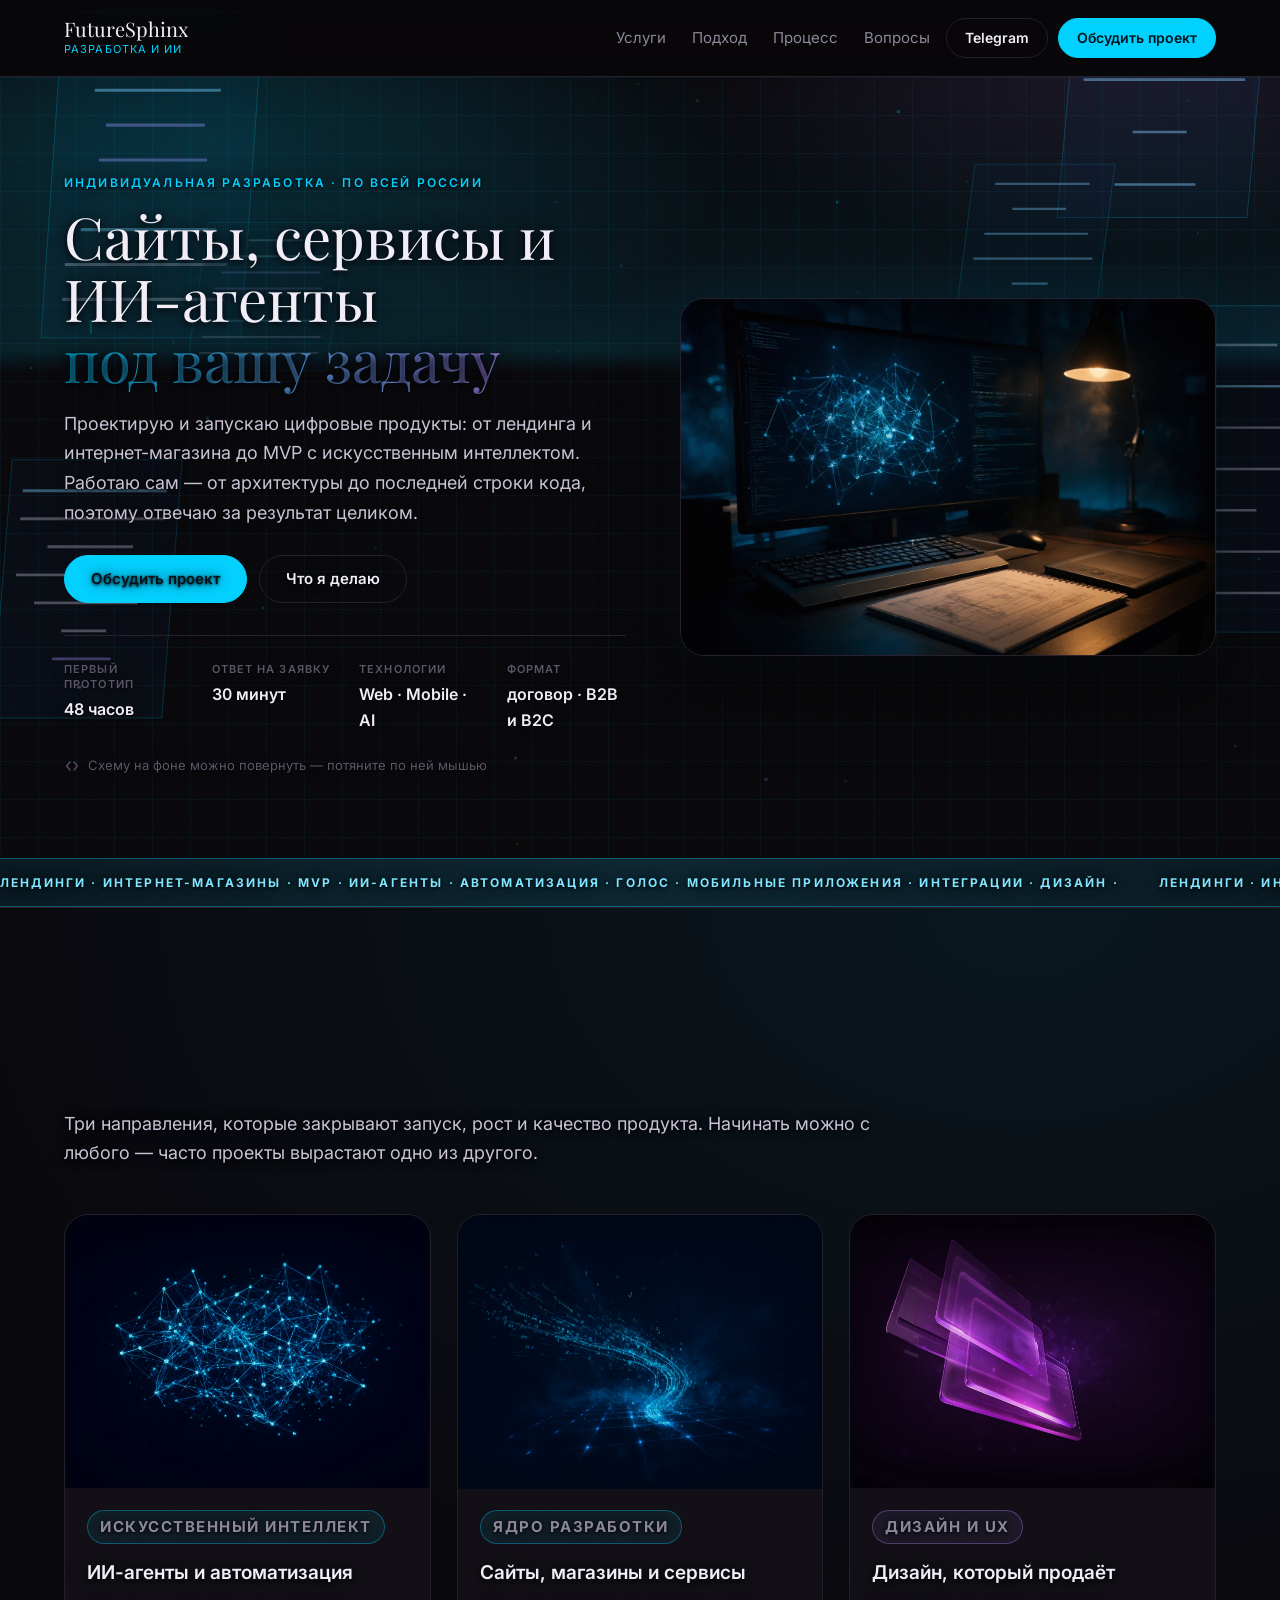
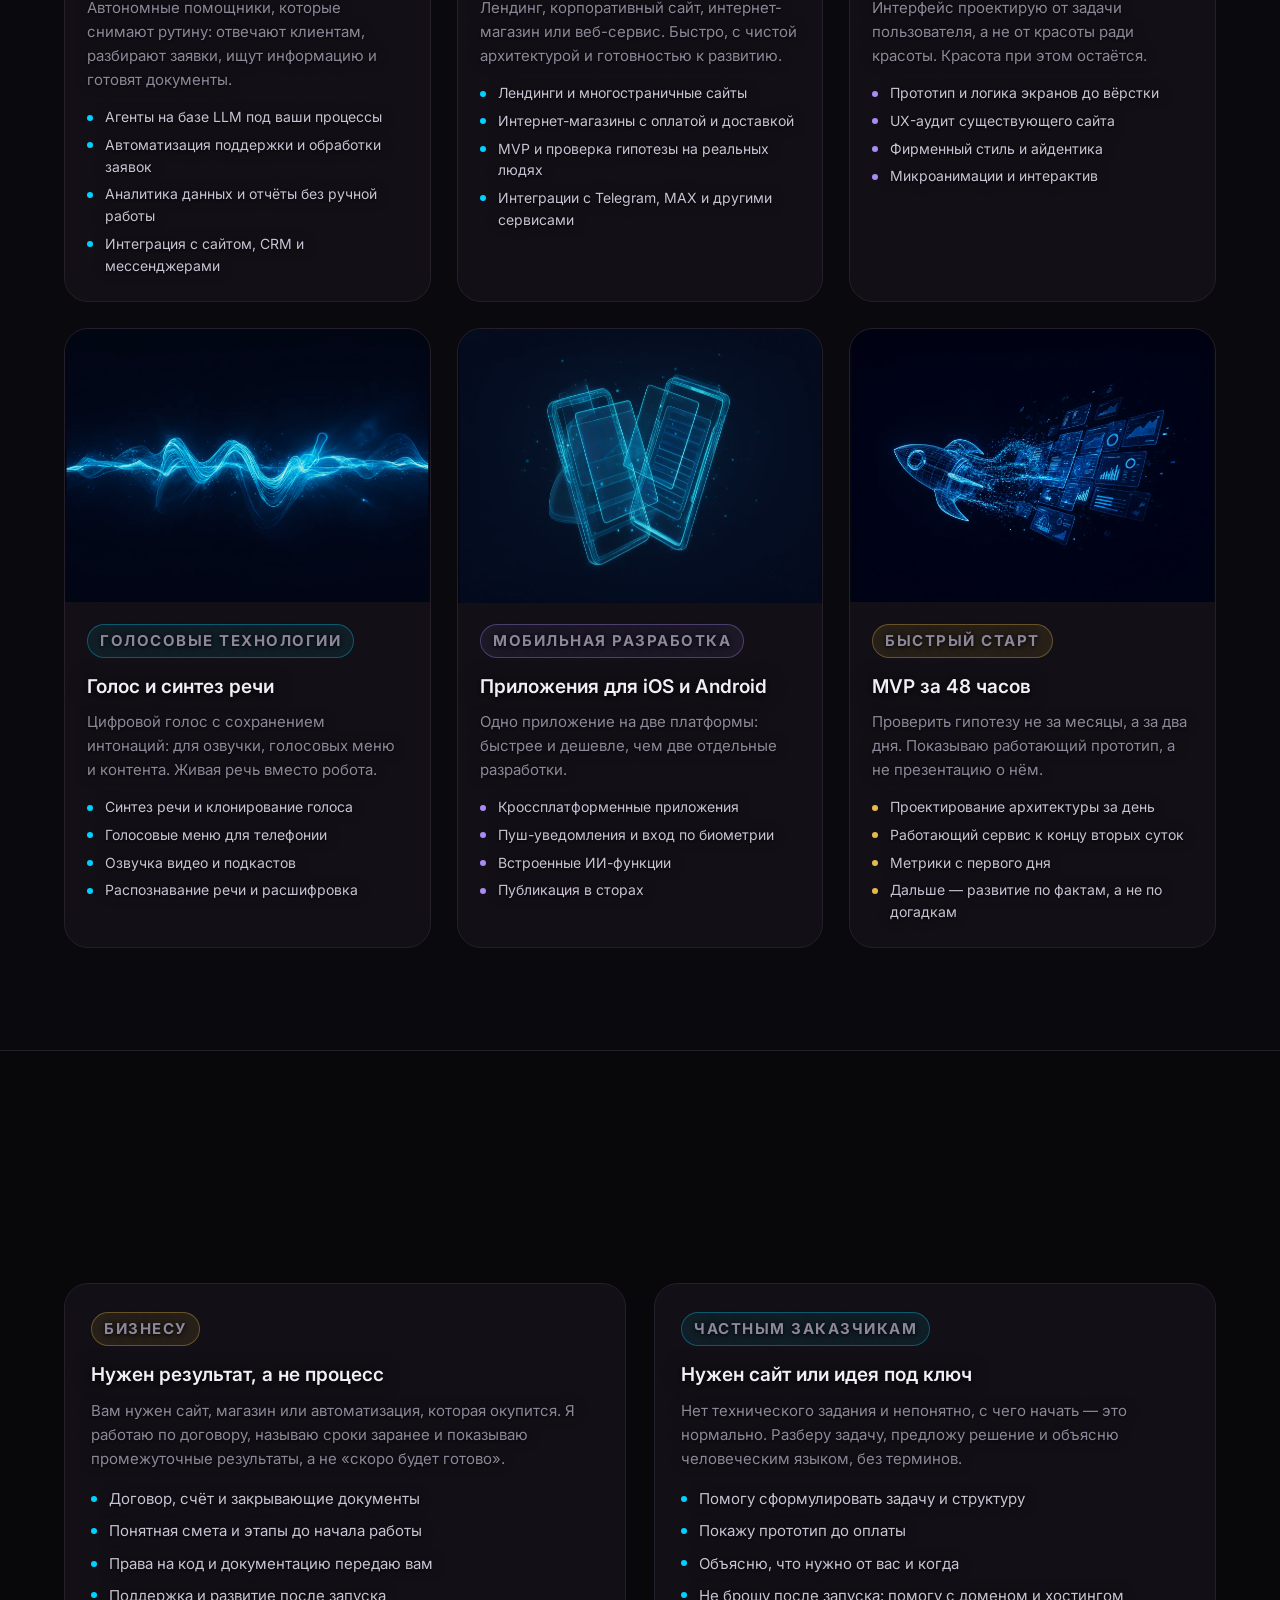
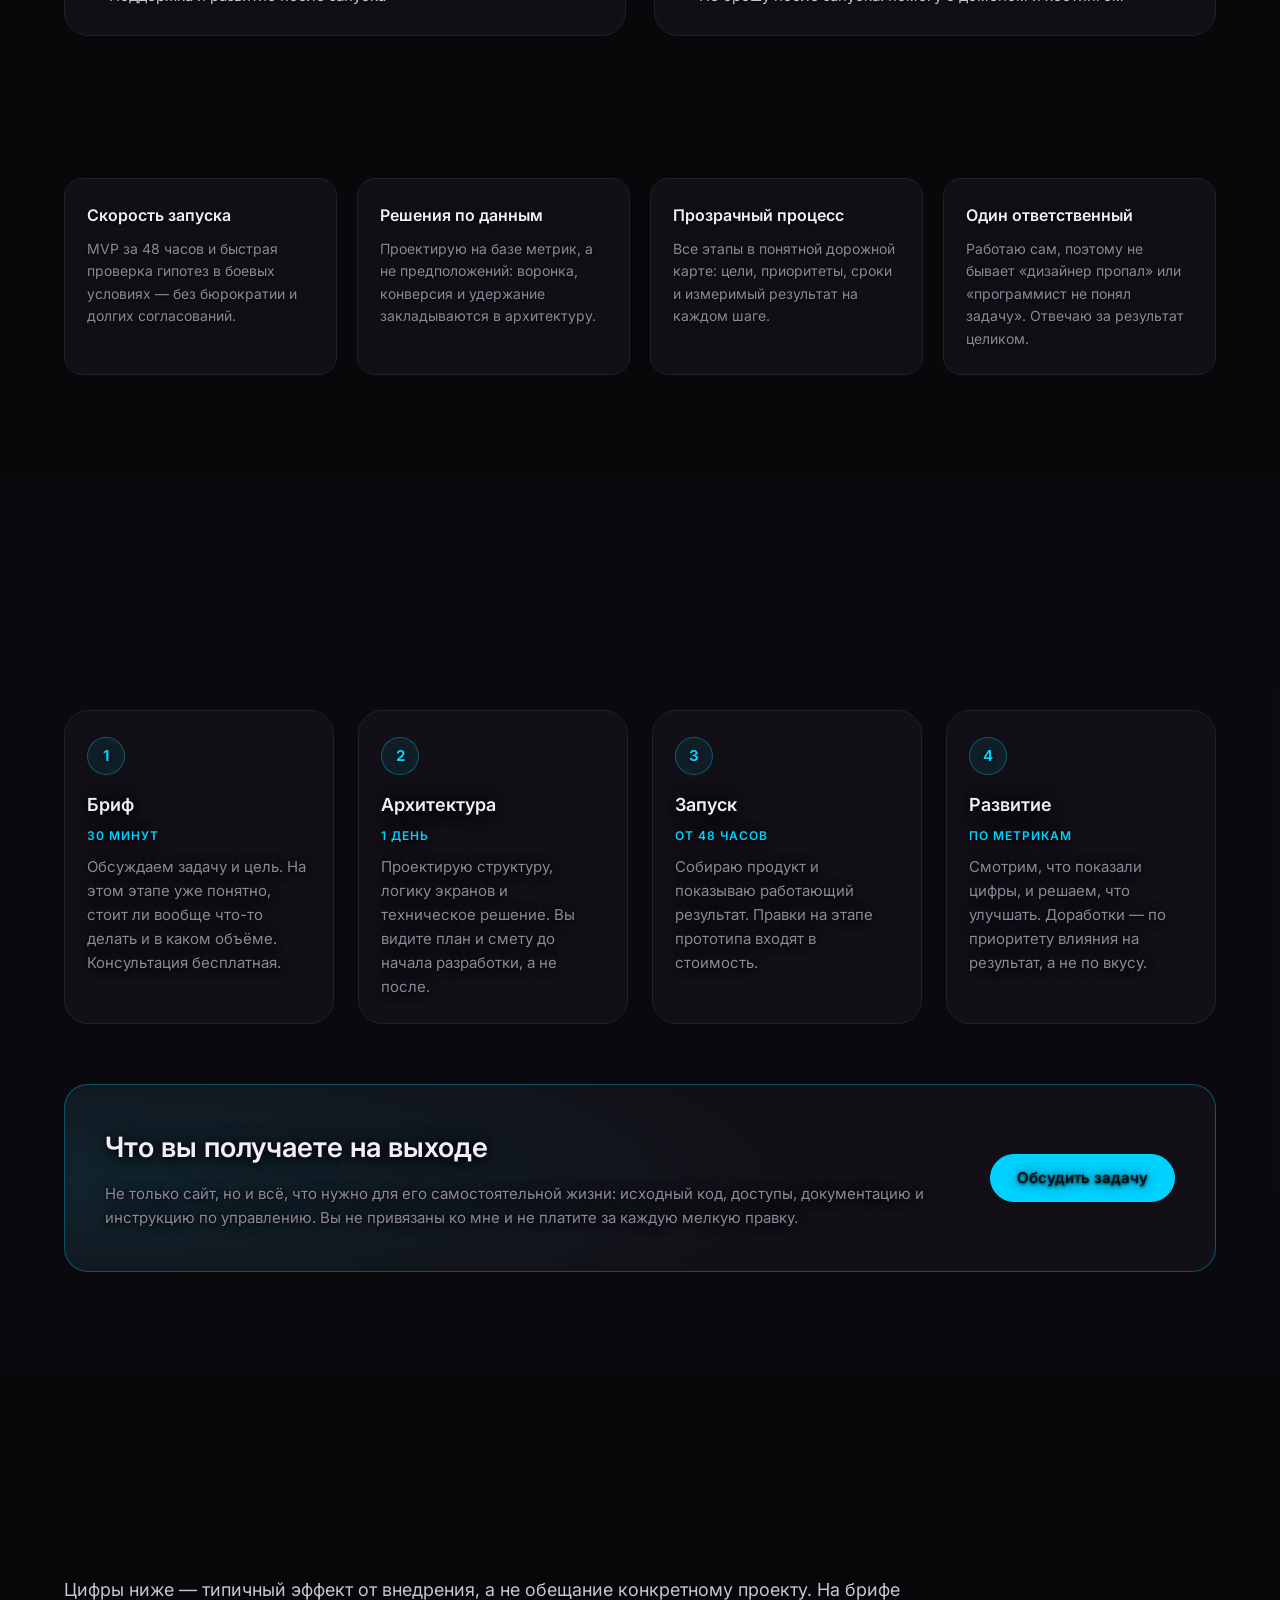
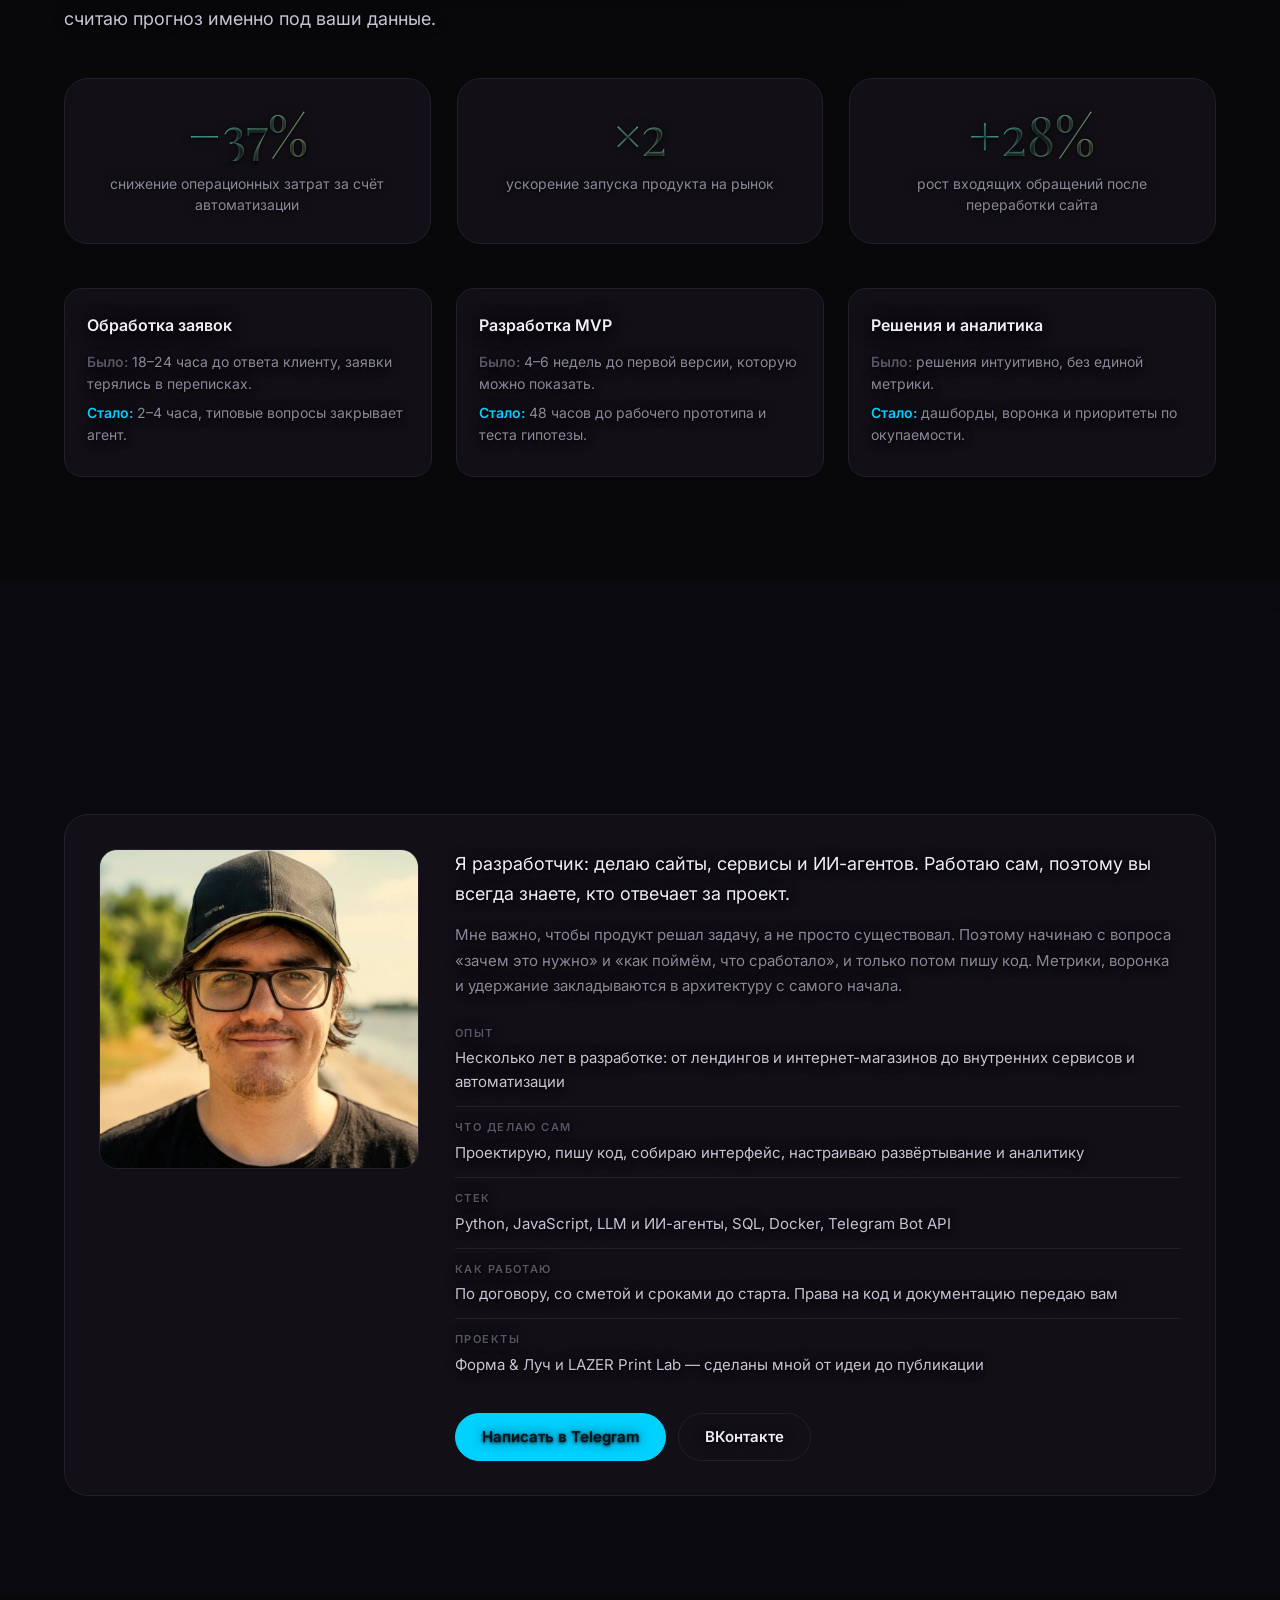
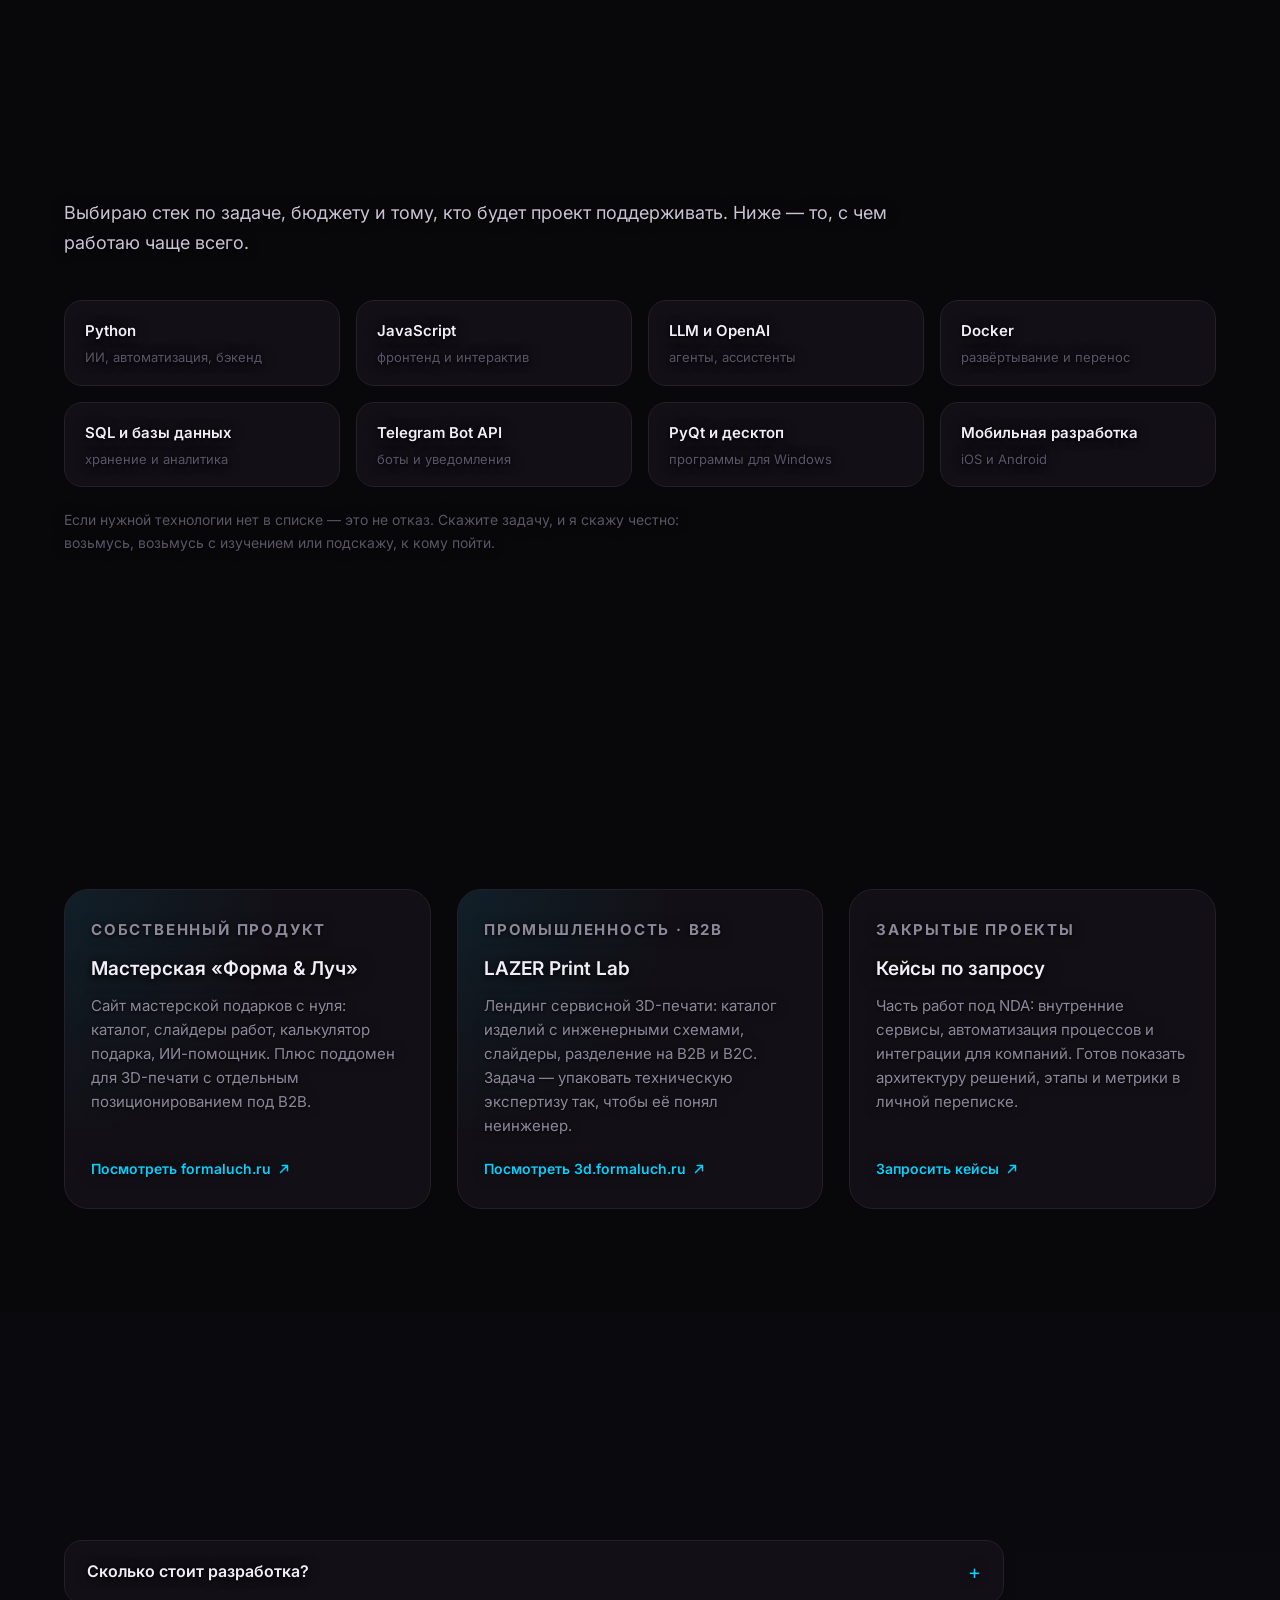
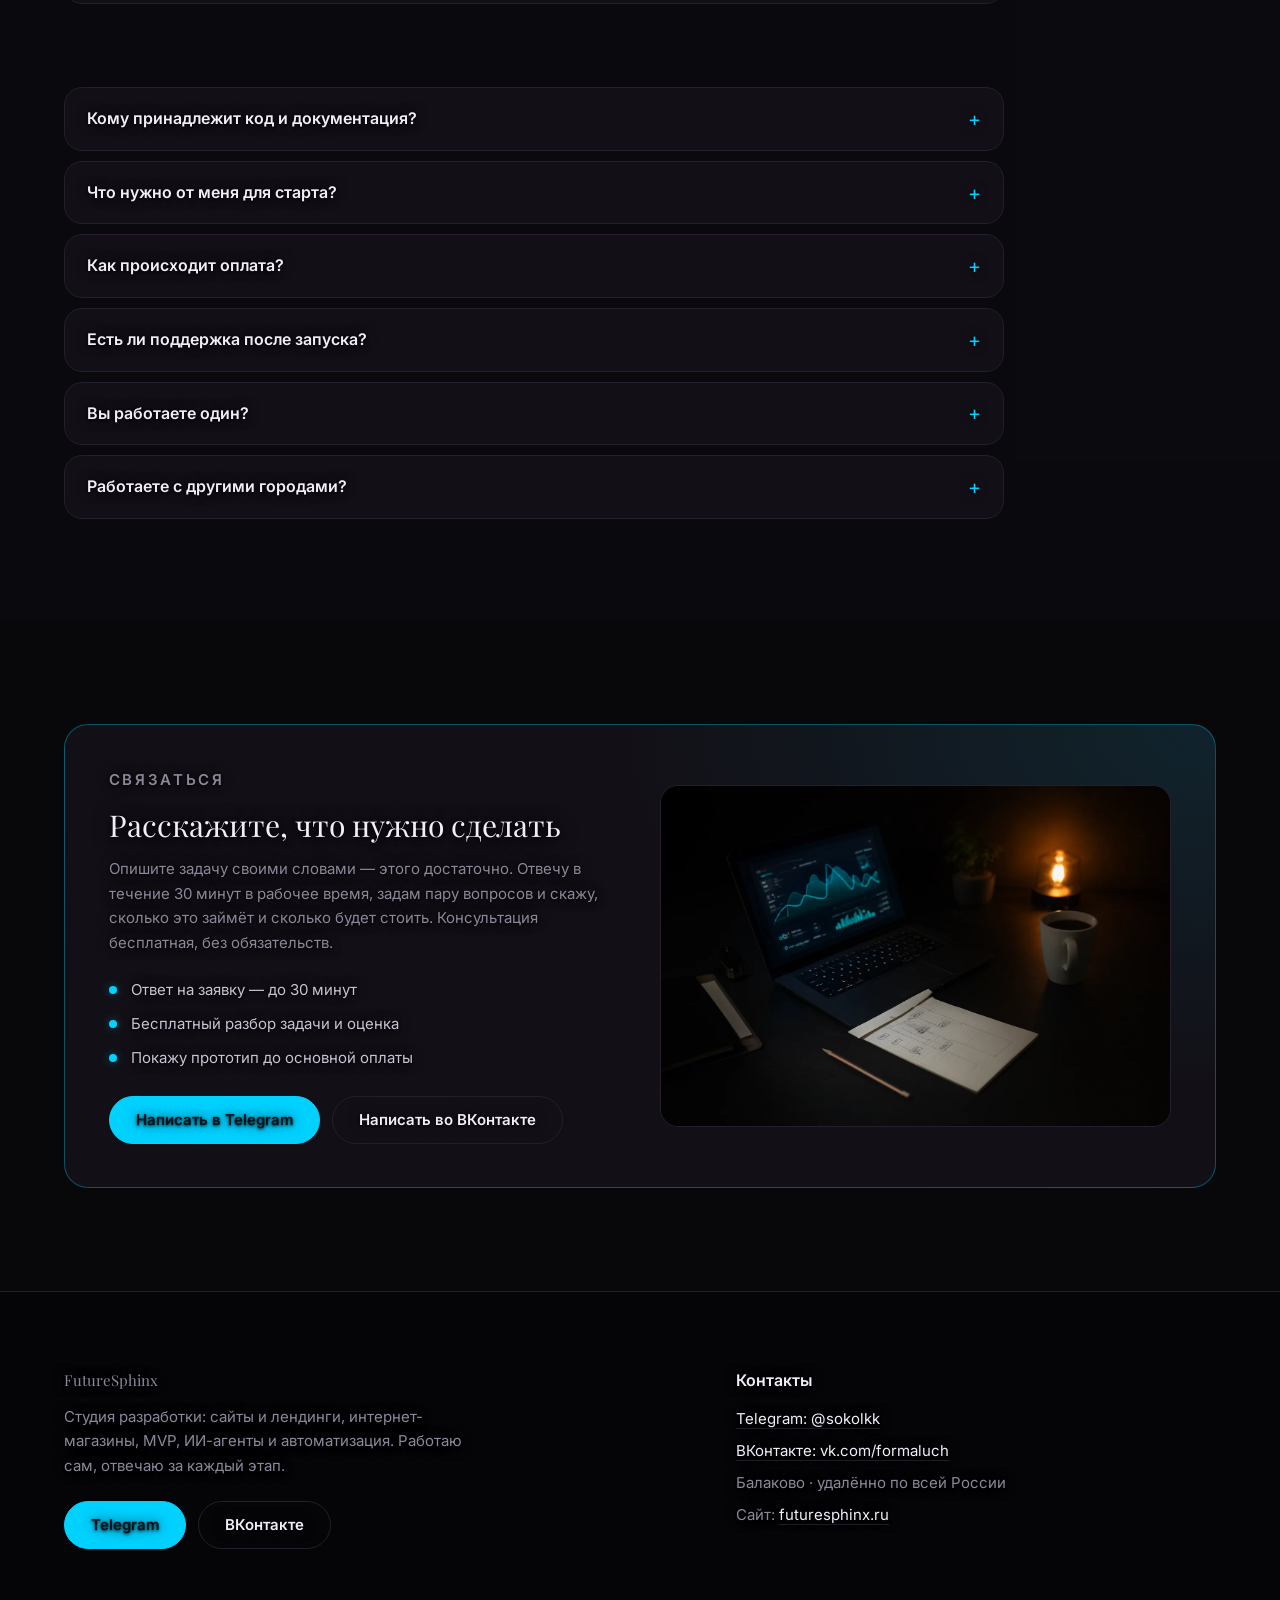
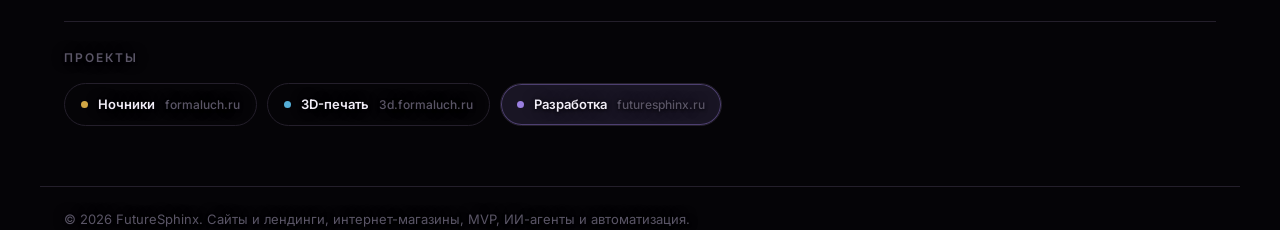
<file: index.html>
<!DOCTYPE html>
<html lang="ru" class="no-js">
<head>
<meta charset="UTF-8">
<meta name="viewport" content="width=device-width, initial-scale=1">
<title>FutureSphinx — разработка сайтов, ИИ-агенты и автоматизация | Балаково</title>
<meta name="description" content="Проектирую и запускаю цифровые продукты: сайты и лендинги, интернет-магазины, MVP, ИИ-агенты, голосовые технологии и автоматизация. Для бизнеса и частных заказчиков. Работа по договору.">
<meta name="theme-color" content="#08070a">
<meta property="og:type" content="website">
<meta property="og:title" content="FutureSphinx — разработка сайтов, ИИ-агенты и автоматизация">
<meta property="og:description" content="Сайты, интернет-магазины, MVP, ИИ-агенты и автоматизация под измеримый результат. Работаю сам, отвечаю за каждый этап.">
<meta property="og:image" content="og-image.png">
<meta property="og:url" content="https://futuresphinx.ru/">
<link rel="icon" href="favicon.svg" type="image/svg+xml">
<link rel="apple-touch-icon" href="og-image.png">
<link rel="preconnect" href="https://fonts.googleapis.com">
<link rel="preconnect" href="https://fonts.gstatic.com" crossorigin>
<link href="https://fonts.googleapis.com/css2?family=Inter:wght@400;500;600;700;800&family=Playfair+Display:wght@400;500;700&display=swap" rel="stylesheet">
<link rel="stylesheet" href="styles.css">
<script>document.documentElement.classList.remove("no-js");</script>
  <!-- Yandex.Metrika counter -->
<script type="text/javascript">
    (function(m,e,t,r,i,k,a){
        m[i]=m[i]||function(){(m[i].a=m[i].a||[]).push(arguments)};
        m[i].l=1*new Date();
        for (var j = 0; j < document.scripts.length; j++) {if (document.scripts[j].src === r) { return; }}
        k=e.createElement(t),a=e.getElementsByTagName(t)[0],k.async=1,k.src=r,a.parentNode.insertBefore(k,a)
    })(window, document,'script','https://mc.yandex.ru/metrika/tag.js?id=113571143', 'ym');

    ym(113571143, 'init', {ssr:true, webvisor:true, clickmap:true, ecommerce:"dataLayer", referrer: document.referrer, url: location.href, accurateTrackBounce:true, trackLinks:true});
</script>
<noscript><div><img src="https://mc.yandex.ru/watch/113571143" style="position:absolute; left:-9999px;" alt="" /></div></noscript>
<!-- /Yandex.Metrika counter -->
</head>
<body>

<a class="skip" href="#services">Перейти к услугам</a>

<header class="nav" id="top">
  <div class="wrap nav__in">
    <a class="nav__brand" href="#top">
      <span class="nav__brand-name">FutureSphinx</span>
      <span class="nav__brand-sub">разработка и ИИ</span>
    </a>

    <nav class="nav__links" aria-label="Основная навигация">
      <a href="#services">Услуги</a>
      <a href="#approach">Подход</a>
      <a href="#process">Процесс</a>
      <a href="#faq">Вопросы</a>
    </nav>

    <span class="nav__cta">
      <a class="btn btn--sm btn--ghost" href="https://t.me/sokolkk" target="_blank" rel="noopener">Telegram</a>
      <a class="btn btn--sm" href="#contact">Обсудить проект</a>
    </span>

    <button class="nav__toggle" type="button" aria-label="Открыть меню" aria-haspopup="dialog" aria-controls="siteMenu">
      <span class="nav__toggle-bars" aria-hidden="true"><span></span><span></span><span></span></span>
      <span class="nav__toggle-text">Меню</span>
    </button>
  </div>
</header>

<!-- Меню: нативный dialog в top layer, как на двух других сайтах семьи -->
<dialog class="mmenu" id="siteMenu" aria-label="Меню сайта">
  <div class="mmenu__top">
    <span class="mmenu__brand">FutureSphinx</span>
    <button class="mmenu__close" type="button" data-menu-close aria-label="Закрыть меню">
      <svg viewBox="0 0 24 24" width="20" height="20" aria-hidden="true" focusable="false"><path fill="none" stroke="currentColor" stroke-width="2" stroke-linecap="round" d="M6 6l12 12M18 6L6 18"/></svg>
    </button>
  </div>

  <div class="mmenu__panel">
    <div class="mmenu__group">
      <p class="mmenu__label">Проекты</p>
      <span class="switch" role="group" aria-label="Проекты">
        <a class="switch__item switch__item--light" href="https://formaluch.ru/" target="_blank" rel="noopener">
          <span class="switch__dot" aria-hidden="true"></span>
          <span class="switch__name">Ночники</span>
        </a>
        <a class="switch__item switch__item--print" href="https://3d.formaluch.ru/" target="_blank" rel="noopener">
          <span class="switch__dot" aria-hidden="true"></span>
          <span class="switch__name">3D-печать</span>
        </a>
        <span class="switch__item switch__item--dev" aria-current="true">
          <span class="switch__dot" aria-hidden="true"></span>
          <span class="switch__name">Разработка</span>
        </span>
      </span>
    </div>

    <div class="mmenu__group">
      <p class="mmenu__label">Разделы</p>
      <nav class="mmenu__links" aria-label="Навигация по разделам">
        <a href="#services">Услуги</a>
        <a href="#approach">Кому подходит</a>
        <a href="#process">Как я работаю</a>
        <a href="#numbers">Показатели</a>
        <a href="#maker">Кто делает</a>
        <a href="#stack">Технологии</a>
        <a href="#works">Кейсы</a>
        <a href="#faq">Вопросы</a>
        <a href="#contact">Контакты</a>
      </nav>
    </div>

    <div class="mmenu__cta">
      <a class="btn" href="https://t.me/sokolkk" target="_blank" rel="noopener">Написать в Telegram</a>
      <a class="btn btn--ghost" href="https://vk.com/formaluch" target="_blank" rel="noopener">Написать во ВКонтакте</a>
    </div>
  </div>
</dialog>

<!-- Фон сайта: панели кода в глубине и частицы. Слой занимает весь экран
     и стоит под контентом, а не только в шапке, поэтому эффект виден на
     всей странице. Всё декоративное: aria-hidden и клики сквозь него. -->
<canvas class="fx-canvas" id="fxCanvas" aria-hidden="true"></canvas>

<main>

  <!-- HERO -->
  <section class="hero" id="hero">
    <div class="fx-glow" aria-hidden="true"></div>
    <div class="fx-scan" aria-hidden="true"></div>

    <div class="wrap hero__in">
      <div class="hero__text">
        <p class="eyebrow">Индивидуальная разработка · по всей России</p>
        <h1 class="hero__title">Сайты, сервисы и ИИ&#8209;агенты<br><span class="hero__accent">под вашу задачу</span></h1>
        <p class="lead lead--hero">Проектирую и запускаю цифровые продукты: от лендинга и интернет-магазина до MVP с искусственным интеллектом. Работаю сам — от архитектуры до последней строки кода, поэтому отвечаю за результат целиком.</p>

        <div class="hero__actions">
          <a class="btn" href="#contact">Обсудить проект</a>
          <a class="btn btn--ghost" href="#services">Что я делаю</a>
        </div>

        <dl class="hero__stats">
          <div><dt>Первый прототип</dt><dd><span class="count" data-count-to="48">48</span> часов</dd></div>
          <div><dt>Ответ на заявку</dt><dd><span class="count" data-count-to="30">30</span> минут</dd></div>
          <div><dt>Технологии</dt><dd>Web · Mobile · AI</dd></div>
          <div><dt>Формат</dt><dd>договор · B2B и B2C</dd></div>
        </dl>

        <p class="hero__hint" data-mesh-hint>
          <svg viewBox="0 0 24 24" width="16" height="16" aria-hidden="true" focusable="false"><path fill="none" stroke="currentColor" stroke-width="1.8" stroke-linecap="round" stroke-linejoin="round" d="M9 6l-5 6 5 6M15 6l5 6-5 6"/></svg>
          Схему на фоне можно повернуть — потяните по ней мышью
        </p>
      </div>

      <figure class="hero__media reveal">
        <img onerror="this.onerror=null;void 0" src="assets/fs_hero.webp" width="1400" height="933" alt="Тёмное рабочее место разработчика: монитор с графом нейросети и тёплая настольная лампа" fetchpriority="high">
      </figure>
    </div>
  </section>

  <!-- БЕГУЩАЯ СТРОКА -->
  <div class="marquee" aria-hidden="true">
    <div class="marquee__track">
      <span>ЛЕНДИНГИ · ИНТЕРНЕТ-МАГАЗИНЫ · MVP · ИИ-АГЕНТЫ · АВТОМАТИЗАЦИЯ · ГОЛОС · МОБИЛЬНЫЕ ПРИЛОЖЕНИЯ · ИНТЕГРАЦИИ · ДИЗАЙН ·</span>
      <span>ЛЕНДИНГИ · ИНТЕРНЕТ-МАГАЗИНЫ · MVP · ИИ-АГЕНТЫ · АВТОМАТИЗАЦИЯ · ГОЛОС · МОБИЛЬНЫЕ ПРИЛОЖЕНИЯ · ИНТЕГРАЦИИ · ДИЗАЙН ·</span>
    </div>
  </div>

  <!-- УСЛУГИ -->
  <section class="section section--feature" id="services">
    <div class="wrap">
      <p class="eyebrow print-reveal">Услуги</p>
      <h2 class="h2 print-reveal">Что я делаю</h2>
      <p class="lead lead--wide">Три направления, которые закрывают запуск, рост и качество продукта. Начинать можно с любого — часто проекты вырастают одно из другого.</p>

      <div class="cards3">

        <article class="card card--service card--accent-cyan reveal">
          <img onerror="this.onerror=null;void 0" src="assets/fs_ai.webp" width="1400" height="1050" alt="Светящаяся нейросеть из связанных узлов на тёмном фоне" loading="lazy">
          <div class="card__body">
            <p class="tag tag--cyan">Искусственный интеллект</p>
            <h3>ИИ-агенты и автоматизация</h3>
            <p>Автономные помощники, которые снимают рутину: отвечают клиентам, разбирают заявки, ищут информацию и готовят документы.</p>
            <ul class="spec spec--tight">
              <li>Агенты на базе LLM под ваши процессы</li>
              <li>Автоматизация поддержки и обработки заявок</li>
              <li>Аналитика данных и отчёты без ручной работы</li>
              <li>Интеграция с сайтом, CRM и мессенджерами</li>
            </ul>
          </div>
        </article>

        <article class="card card--service card--accent-cyan reveal">
          <img onerror="this.onerror=null;void 0" src="assets/fs_dev.webp" width="1400" height="1050" alt="Потоки светящихся символов кода, стекающие в структуру" loading="lazy">
          <div class="card__body">
            <p class="tag tag--cyan">Ядро разработки</p>
            <h3>Сайты, магазины и сервисы</h3>
            <p>Лендинг, корпоративный сайт, интернет-магазин или веб-сервис. Быстро, с чистой архитектурой и готовностью к развитию.</p>
            <ul class="spec spec--tight">
              <li>Лендинги и многостраничные сайты</li>
              <li>Интернет-магазины с оплатой и доставкой</li>
              <li>MVP и проверка гипотезы на реальных людях</li>
              <li>Интеграции с Telegram, MAX и другими сервисами</li>
            </ul>
          </div>
        </article>

        <article class="card card--service card--accent-violet reveal">
          <img onerror="this.onerror=null;void 0" src="assets/fs_design.webp" width="1400" height="1050" alt="Полупрозрачные интерфейсные панели со светящимися фиолетовыми краями" loading="lazy">
          <div class="card__body">
            <p class="tag tag--violet">Дизайн и UX</p>
            <h3>Дизайн, который продаёт</h3>
            <p>Интерфейс проектирую от задачи пользователя, а не от красоты ради красоты. Красота при этом остаётся.</p>
            <ul class="spec spec--tight">
              <li>Прототип и логика экранов до вёрстки</li>
              <li>UX-аудит существующего сайта</li>
              <li>Фирменный стиль и айдентика</li>
              <li>Микроанимации и интерактив</li>
            </ul>
          </div>
        </article>

        <article class="card card--service card--accent-cyan reveal">
          <img onerror="this.onerror=null;void 0" src="assets/fs_voice.webp" width="1400" height="1050" alt="Светящаяся звуковая волна в тёмном пространстве" loading="lazy">
          <div class="card__body">
            <p class="tag tag--cyan">Голосовые технологии</p>
            <h3>Голос и синтез речи</h3>
            <p>Цифровой голос с сохранением интонаций: для озвучки, голосовых меню и контента. Живая речь вместо робота.</p>
            <ul class="spec spec--tight">
              <li>Синтез речи и клонирование голоса</li>
              <li>Голосовые меню для телефонии</li>
              <li>Озвучка видео и подкастов</li>
              <li>Распознавание речи и расшифровка</li>
            </ul>
          </div>
        </article>

        <article class="card card--service card--accent-violet reveal">
          <img onerror="this.onerror=null;void 0" src="assets/fs_mobile.webp" width="1400" height="1050" alt="Два мобильных телефона в виде светящихся контуров среди слоёв интерфейса" loading="lazy">
          <div class="card__body">
            <p class="tag tag--violet">Мобильная разработка</p>
            <h3>Приложения для iOS и Android</h3>
            <p>Одно приложение на две платформы: быстрее и дешевле, чем две отдельные разработки.</p>
            <ul class="spec spec--tight">
              <li>Кроссплатформенные приложения</li>
              <li>Пуш-уведомления и вход по биометрии</li>
              <li>Встроенные ИИ-функции</li>
              <li>Публикация в сторах</li>
            </ul>
          </div>
        </article>

        <article class="card card--service card--accent-gold reveal">
          <img onerror="this.onerror=null;void 0" src="assets/fs_mvp.webp" width="1400" height="1050" alt="Светящийся чертёж ракеты, превращающийся в панели интерфейса" loading="lazy">
          <div class="card__body">
            <p class="tag tag--gold">Быстрый старт</p>
            <h3>MVP за 48 часов</h3>
            <p>Проверить гипотезу не за месяцы, а за два дня. Показываю работающий прототип, а не презентацию о нём.</p>
            <ul class="spec spec--tight">
              <li>Проектирование архитектуры за день</li>
              <li>Работающий сервис к концу вторых суток</li>
              <li>Метрики с первого дня</li>
              <li>Дальше — развитие по фактам, а не по догадкам</li>
            </ul>
          </div>
        </article>

      </div>
    </div>
  </section>

  <!-- КОМУ ПОДХОДИТ -->
  <section class="section" id="approach">
    <div class="wrap">
      <p class="eyebrow print-reveal">Кому подходит</p>
      <h2 class="h2 print-reveal">Два сценария работы</h2>

      <div class="cards2">
        <article class="card card--audience reveal">
          <p class="tag tag--gold">Бизнесу</p>
          <h3>Нужен результат, а не процесс</h3>
          <p>Вам нужен сайт, магазин или автоматизация, которая окупится. Я работаю по договору, называю сроки заранее и показываю промежуточные результаты, а не «скоро будет готово».</p>
          <ul class="spec">
            <li>Договор, счёт и закрывающие документы</li>
            <li>Понятная смета и этапы до начала работы</li>
            <li>Права на код и документацию передаю вам</li>
            <li>Поддержка и развитие после запуска</li>
          </ul>
        </article>

        <article class="card card--audience reveal">
          <p class="tag tag--cyan">Частным заказчикам</p>
          <h3>Нужен сайт или идея под ключ</h3>
          <p>Нет технического задания и непонятно, с чего начать — это нормально. Разберу задачу, предложу решение и объясню человеческим языком, без терминов.</p>
          <ul class="spec">
            <li>Помогу сформулировать задачу и структуру</li>
            <li>Покажу прототип до оплаты</li>
            <li>Объясню, что нужно от вас и когда</li>
            <li>Не брошу после запуска: помогу с доменом и хостингом</li>
          </ul>
        </article>
      </div>

      <!-- Почему со мной -->
      <h3 class="h3 h3--block print-reveal">Почему работают со мной</h3>
      <div class="reasons">
        <article class="reason reveal">
          <h4>Скорость запуска</h4>
          <p>MVP за 48 часов и быстрая проверка гипотез в боевых условиях — без бюрократии и долгих согласований.</p>
        </article>
        <article class="reason reveal">
          <h4>Решения по данным</h4>
          <p>Проектирую на базе метрик, а не предположений: воронка, конверсия и удержание закладываются в архитектуру.</p>
        </article>
        <article class="reason reveal">
          <h4>Прозрачный процесс</h4>
          <p>Все этапы в понятной дорожной карте: цели, приоритеты, сроки и измеримый результат на каждом шаге.</p>
        </article>
        <article class="reason reveal">
          <h4>Один ответственный</h4>
          <p>Работаю сам, поэтому не бывает «дизайнер пропал» или «программист не понял задачу». Отвечаю за результат целиком.</p>
        </article>
      </div>
    </div>
  </section>

  <!-- ПРОЦЕСС -->
  <section class="section section--alt" id="process">
    <div class="wrap">
      <p class="eyebrow print-reveal">Как я работаю</p>
      <h2 class="h2 h2--shine print-reveal">Четыре шага от идеи до запуска</h2>

      <ol class="steps">
        <li class="step reveal">
          <span class="step__num">1</span>
          <h3>Бриф</h3>
          <p class="step__time">30 минут</p>
          <p>Обсуждаем задачу и цель. На этом этапе уже понятно, стоит ли вообще что-то делать и в каком объёме. Консультация бесплатная.</p>
        </li>
        <li class="step reveal">
          <span class="step__num">2</span>
          <h3>Архитектура</h3>
          <p class="step__time">1 день</p>
          <p>Проектирую структуру, логику экранов и техническое решение. Вы видите план и смету до начала разработки, а не после.</p>
        </li>
        <li class="step reveal">
          <span class="step__num">3</span>
          <h3>Запуск</h3>
          <p class="step__time">от 48 часов</p>
          <p>Собираю продукт и показываю работающий результат. Правки на этапе прототипа входят в стоимость.</p>
        </li>
        <li class="step reveal">
          <span class="step__num">4</span>
          <h3>Развитие</h3>
          <p class="step__time">по метрикам</p>
          <p>Смотрим, что показали цифры, и решаем, что улучшать. Доработки — по приоритету влияния на результат, а не по вкусу.</p>
        </li>
      </ol>

      <article class="panel panel--callout reveal">
        <div class="panel__text">
          <h3>Что вы получаете на выходе</h3>
          <p>Не только сайт, но и всё, что нужно для его самостоятельной жизни: исходный код, доступы, документацию и инструкцию по управлению. Вы не привязаны ко мне и не платите за каждую мелкую правку.</p>
        </div>
        <a class="btn" href="#contact">Обсудить задачу</a>
      </article>
    </div>
  </section>

  <!-- ПОКАЗАТЕЛИ -->
  <section class="section" id="numbers">
    <div class="wrap">
      <p class="eyebrow print-reveal">Показатели</p>
      <h2 class="h2 print-reveal">Что даёт разработка</h2>
      <p class="lead lead--wide">Цифры ниже — типичный эффект от внедрения, а не обещание конкретному проекту. На брифе считаю прогноз именно под ваши данные.</p>

      <div class="metrics">
        <article class="metric reveal">
          <p class="metric__value">−37%</p>
          <p class="metric__label">снижение операционных затрат за счёт автоматизации</p>
        </article>
        <article class="metric reveal">
          <p class="metric__value">×2</p>
          <p class="metric__label">ускорение запуска продукта на рынок</p>
        </article>
        <article class="metric reveal">
          <p class="metric__value">+28%</p>
          <p class="metric__label">рост входящих обращений после переработки сайта</p>
        </article>
      </div>

      <div class="ba-grid">
        <article class="ba-card reveal">
          <h3>Обработка заявок</h3>
          <p><span class="ba-before">Было:</span> 18–24 часа до ответа клиенту, заявки терялись в переписках.</p>
          <p><span class="ba-after">Стало:</span> 2–4 часа, типовые вопросы закрывает агент.</p>
        </article>
        <article class="ba-card reveal">
          <h3>Разработка MVP</h3>
          <p><span class="ba-before">Было:</span> 4–6 недель до первой версии, которую можно показать.</p>
          <p><span class="ba-after">Стало:</span> 48 часов до рабочего прототипа и теста гипотезы.</p>
        </article>
        <article class="ba-card reveal">
          <h3>Решения и аналитика</h3>
          <p><span class="ba-before">Было:</span> решения интуитивно, без единой метрики.</p>
          <p><span class="ba-after">Стало:</span> дашборды, воронка и приоритеты по окупаемости.</p>
        </article>
      </div>
    </div>
  </section>

  <!-- КТО ДЕЛАЕТ -->
  <section class="section section--alt" id="maker">
    <div class="wrap">
      <p class="eyebrow print-reveal">Кто делает</p>
      <h2 class="h2 print-reveal">Меня зовут Михаил</h2>

      <article class="maker">
        <figure class="maker__photo reveal">
          <img onerror="this.onerror=null;void 0" src="assets/maker_00001.webp" width="900" height="900" alt="Михаил — основатель студии FutureSphinx" loading="lazy">
        </figure>
        <div class="maker__body">
          <p class="lead">Я разработчик: делаю сайты, сервисы и ИИ-агентов. Работаю сам, поэтому вы всегда знаете, кто отвечает за проект.</p>
          <p>Мне важно, чтобы продукт решал задачу, а не просто существовал. Поэтому начинаю с вопроса «зачем это нужно» и «как поймём, что сработало», и только потом пишу код. Метрики, воронка и удержание закладываются в архитектуру с самого начала.</p>
          <dl class="facts facts--stack">
            <div><dt>Опыт</dt><dd>Несколько лет в разработке: от лендингов и интернет-магазинов до внутренних сервисов и автоматизации</dd></div>
            <div><dt>Что делаю сам</dt><dd>Проектирую, пишу код, собираю интерфейс, настраиваю развёртывание и аналитику</dd></div>
            <div><dt>Стек</dt><dd>Python, JavaScript, LLM и ИИ-агенты, SQL, Docker, Telegram Bot API</dd></div>
            <div><dt>Как работаю</dt><dd>По договору, со сметой и сроками до старта. Права на код и документацию передаю вам</dd></div>
            <div><dt>Проекты</dt><dd><a href="https://formaluch.ru/" target="_blank" rel="noopener">Форма &amp; Луч</a> и <a href="https://3d.formaluch.ru/" target="_blank" rel="noopener">LAZER Print Lab</a> — сделаны мной от идеи до публикации</dd></div>
          </dl>
          <div class="maker__actions">
            <a class="btn" href="https://t.me/sokolkk" target="_blank" rel="noopener">Написать в Telegram</a>
            <a class="btn btn--ghost" href="https://vk.com/formaluch" target="_blank" rel="noopener">ВКонтакте</a>
          </div>
        </div>
      </article>
    </div>
  </section>

  <!-- ТЕХНОЛОГИИ -->
  <section class="section" id="stack">
    <div class="wrap">
      <p class="eyebrow print-reveal">Технологии</p>
      <h2 class="h2 print-reveal">Инструменты под задачу, а не под моду</h2>
      <p class="lead lead--wide">Выбираю стек по задаче, бюджету и тому, кто будет проект поддерживать. Ниже — то, с чем работаю чаще всего.</p>

      <ul class="stack">
        <li class="stack__item reveal"><span class="stack__name">Python</span><span class="stack__use">ИИ, автоматизация, бэкенд</span></li>
        <li class="stack__item reveal"><span class="stack__name">JavaScript</span><span class="stack__use">фронтенд и интерактив</span></li>
        <li class="stack__item reveal"><span class="stack__name">LLM и OpenAI</span><span class="stack__use">агенты, ассистенты</span></li>
        <li class="stack__item reveal"><span class="stack__name">Docker</span><span class="stack__use">развёртывание и перенос</span></li>
        <li class="stack__item reveal"><span class="stack__name">SQL и базы данных</span><span class="stack__use">хранение и аналитика</span></li>
        <li class="stack__item reveal"><span class="stack__name">Telegram Bot API</span><span class="stack__use">боты и уведомления</span></li>
        <li class="stack__item reveal"><span class="stack__name">PyQt и десктоп</span><span class="stack__use">программы для Windows</span></li>
        <li class="stack__item reveal"><span class="stack__name">Мобильная разработка</span><span class="stack__use">iOS и Android</span></li>
      </ul>

      <p class="note stack__note">Если нужной технологии нет в списке — это не отказ. Скажите задачу, и я скажу честно: возьмусь, возьмусь с изучением или подскажу, к кому пойти.</p>
    </div>
  </section>

  <!-- КЕЙСЫ -->
  <section class="section" id="works">
    <div class="wrap">
      <p class="eyebrow print-reveal">Кейсы</p>
      <h2 class="h2 print-reveal">Проекты и результаты</h2>

      <div class="works">
        <article class="work reveal">
          <p class="work__tag">Собственный продукт</p>
          <h3>Мастерская «Форма &amp; Луч»</h3>
          <p>Сайт мастерской подарков с нуля: каталог, слайдеры работ, калькулятор подарка, ИИ-помощник. Плюс поддомен для 3D-печати с отдельным позиционированием под B2B.</p>
          <a class="work__link" href="https://formaluch.ru/" target="_blank" rel="noopener">Посмотреть formaluch.ru <svg viewBox="0 0 16 16" width="14" height="14" aria-hidden="true" focusable="false"><path fill="none" stroke="currentColor" stroke-width="1.7" stroke-linecap="round" stroke-linejoin="round" d="M4 12 12 4M6 4h6v6"/></svg></a>
        </article>

        <article class="work reveal">
          <p class="work__tag">Промышленность · B2B</p>
          <h3>LAZER Print Lab</h3>
          <p>Лендинг сервисной 3D-печати: каталог изделий с инженерными схемами, слайдеры, разделение на B2B и B2C. Задача — упаковать техническую экспертизу так, чтобы её понял неинженер.</p>
          <a class="work__link" href="https://3d.formaluch.ru/" target="_blank" rel="noopener">Посмотреть 3d.formaluch.ru <svg viewBox="0 0 16 16" width="14" height="14" aria-hidden="true" focusable="false"><path fill="none" stroke="currentColor" stroke-width="1.7" stroke-linecap="round" stroke-linejoin="round" d="M4 12 12 4M6 4h6v6"/></svg></a>
        </article>

        <article class="work work--plain reveal">
          <p class="work__tag">Закрытые проекты</p>
          <h3>Кейсы по запросу</h3>
          <p>Часть работ под NDA: внутренние сервисы, автоматизация процессов и интеграции для компаний. Готов показать архитектуру решений, этапы и метрики в личной переписке.</p>
          <a class="work__link" href="#contact">Запросить кейсы <svg viewBox="0 0 16 16" width="14" height="14" aria-hidden="true" focusable="false"><path fill="none" stroke="currentColor" stroke-width="1.7" stroke-linecap="round" stroke-linejoin="round" d="M4 12 12 4M6 4h6v6"/></svg></a>
        </article>
      </div>
    </div>
  </section>

  <!-- FAQ -->
  <section class="section section--alt" id="faq">
    <div class="wrap">
      <p class="eyebrow print-reveal">Вопросы</p>
      <h2 class="h2 h2--shine print-reveal">Частые вопросы</h2>

      <div class="faq">
        <details class="reveal">
          <summary>Сколько стоит разработка?</summary>
          <p>Лендинг — от 15 000 ₽, интернет-магазин — от 40 000 ₽, автоматизация и ИИ-агенты считаются по объёму задач. Точную смету даю после брифа: без него любая цифра будет выдумкой. Консультация и оценка бесплатны.</p>
        </details>
        <details class="reveal">
          <summary>Сколько времени займёт?</summary>
          <p>Первый прототип — 48 часов. Лендинг — 3–7 дней, интернет-магазин — 2–4 недели, сложный сервис с ИИ — от месяца. Точные сроки фиксирую до начала работы и держу их.</p>
        </details>
        <details class="reveal">
          <summary>Кому принадлежит код и документация?</summary>
          <p>Вам. Передаю исходники, доступы и документацию по договору. Вы не привязаны ко мне: проект сможет поддерживать любой другой разработчик, если захотите сменить исполнителя.</p>
        </details>
        <details class="reveal">
          <summary>Что нужно от меня для старта?</summary>
          <p>Минимум — описание задачи своими словами. Всё остальное разберём на брифе: помогу собрать структуру, продумать логику и не упустить важное. Техническое задание уметь писать не обязательно.</p>
        </details>
        <details class="reveal">
          <summary>Как происходит оплата?</summary>
          <p>Работаю по договору: обычно это предоплата 30–50% и остаток после сдачи. Для организаций — оплата по счёту и закрывающие документы. Начинаю работу после согласования сметы и сроков.</p>
        </details>
        <details class="reveal">
          <summary>Есть ли поддержка после запуска?</summary>
          <p>Да. Могу вести проект дальше: мониторинг, обновления, доработки и гипотезы роста. Либо просто передать всё вам — как удобнее.</p>
        </details>
        <details class="reveal">
          <summary>Вы работаете один?</summary>
          <p>Да, и считаю это преимуществом: вы всегда знаете, кто отвечает за проект. Если задача требует узкого специалиста — подключу проверенного партнёра, но ответственность за результат останется на мне.</p>
        </details>
        <details class="reveal">
          <summary>Работаете с другими городами?</summary>
          <p>Да, работаю удалённо по всей России. Общаюсь в Telegram или ВКонтакте, все этапы показываю онлайн. Личная встреча нужна не всегда.</p>
        </details>
      </div>
    </div>
  </section>

  <!-- КОНТАКТЫ -->
  <section class="section" id="contact">
    <div class="wrap">
      <div class="contact">
        <div class="contact__text">
          <p class="eyebrow">Связаться</p>
          <h2 class="h3">Расскажите, что нужно сделать</h2>
          <p>Опишите задачу своими словами — этого достаточно. Отвечу в течение 30 минут в рабочее время, задам пару вопросов и скажу, сколько это займёт и сколько будет стоить. Консультация бесплатная, без обязательств.</p>

          <ul class="contact__list">
            <li>Ответ на заявку — до 30 минут</li>
            <li>Бесплатный разбор задачи и оценка</li>
            <li>Покажу прототип до основной оплаты</li>
          </ul>

          <div class="contact__actions">
            <a class="btn" href="https://t.me/sokolkk" target="_blank" rel="noopener">Написать в Telegram</a>
            <a class="btn btn--ghost" href="https://vk.com/formaluch" target="_blank" rel="noopener">Написать во ВКонтакте</a>
          </div>
        </div>

        <figure class="contact__media reveal">
          <img onerror="this.onerror=null;void 0" src="assets/fs_process.webp" width="1400" height="933" alt="Рабочий стол с ноутбуком, блокнотом со схемами и чашкой кофе" loading="lazy">
        </figure>
      </div>
    </div>
  </section>

</main>

<footer class="footer">
  <div class="wrap footer__in">
    <div class="footer__about">
      <p class="footer__brand">FutureSphinx</p>
      <p>Студия разработки: сайты и лендинги, интернет-магазины, MVP, ИИ-агенты и автоматизация. Работаю сам, отвечаю за каждый этап.</p>
      <div class="footer__actions">
        <a class="btn" href="https://t.me/sokolkk" target="_blank" rel="noopener">Telegram</a>
        <a class="btn btn--ghost" href="https://vk.com/formaluch" target="_blank" rel="noopener">ВКонтакте</a>
      </div>
    </div>

    <div class="footer__contacts">
      <h2 class="h4">Контакты</h2>
      <p><a href="https://t.me/sokolkk" target="_blank" rel="noopener">Telegram: @sokolkk</a></p>
      <p><a href="https://vk.com/formaluch" target="_blank" rel="noopener">ВКонтакте: vk.com/formaluch</a></p>
      <p>Балаково · удалённо по всей России</p>
      <p>Сайт: <a href="https://futuresphinx.ru/" target="_blank" rel="noopener">futuresphinx.ru</a></p>
    </div>
  </div>

  <!-- Проекты семейства -->
  <div class="wrap">
    <div class="projects">
      <p class="projects__title">Проекты</p>
      <div class="projects__row">
        <a class="switch__item switch__item--light" href="https://formaluch.ru/" target="_blank" rel="noopener">
          <span class="switch__dot" aria-hidden="true"></span>
          <span class="switch__name">Ночники</span>
          <span class="projects__host">formaluch.ru</span>
        </a>
        <a class="switch__item switch__item--print" href="https://3d.formaluch.ru/" target="_blank" rel="noopener">
          <span class="switch__dot" aria-hidden="true"></span>
          <span class="switch__name">3D-печать</span>
          <span class="projects__host">3d.formaluch.ru</span>
        </a>
        <span class="switch__item switch__item--dev" aria-current="true">
          <span class="switch__dot" aria-hidden="true"></span>
          <span class="switch__name">Разработка</span>
          <span class="projects__host">futuresphinx.ru</span>
        </span>
      </div>
    </div>
  </div>

  <div class="wrap footer__legal">
    <p>© <span id="year">2026</span> FutureSphinx. Сайты и лендинги, интернет-магазины, MVP, ИИ-агенты и автоматизация.</p>
  </div>
</footer>

<button class="to-top" id="toTop" type="button" aria-label="Вернуться наверх">
  <svg viewBox="0 0 24 24" width="20" height="20" aria-hidden="true" focusable="false"><path fill="none" stroke="currentColor" stroke-width="2" stroke-linecap="round" stroke-linejoin="round" d="M12 19V5M6 11l6-6 6 6"/></svg>
</button>

<script src="effects.js" defer></script>
<script src="script.js" defer></script>
<script src="interactions.js" defer></script>
</body>
</html>
</file>
<file: styles.css>
/* ============================================================
   FutureSphinx — разработка, ИИ и автоматизация
   ────────────────────────────────────────────────────────────
   Стиль: идентичность семьи + характер студии.

   Тёплая основа и шрифты взяты от formaluch, чтобы сайты читались
   как одна семья. Электрик-циан #00D1FF взят из существующего сайта
   FutureSphinx и становится техническим акцентом: ИИ, разработка,
   скорость. Фиолетовый — второй голос для дизайна и креатива.
   Золото остаётся связующим цветом семьи.

   Смысл трёх акцентов:
     золото    — «мы одна семья проектов»
     циан      — логика, ИИ, инженерия
     фиолетовый— креатив, дизайн, вкус
   ============================================================ */

:root {
  --bg:        #08070a;
  --bg-alt:    #0c0b0f;
  --card:      #121016;
  --card-hi:   #17141d;
  --footer-bg: #050407;

  /* Семейный акцент — тот же, что у двух других сайтов */
  --gold:      #e8b84b;
  --gold-dim:  rgba(232, 184, 75, .34);
  --gold-bg:   rgba(232, 184, 75, .10);

  /* Технический акцент — из репозитория FutureSphinx */
  --cyan:      #00d1ff;
  --cyan-dim:  rgba(0, 209, 255, .34);
  --cyan-bg:   rgba(0, 209, 255, .08);

  /* Креативный акцент */
  --violet:      #a98bf5;
  --violet-dim:  rgba(169, 139, 245, .34);
  --violet-bg:   rgba(169, 139, 245, .08);

  --text:  #f2eef8;
  --muted: #8d8899;
  --faint: #5a5566;
  --line:  #241f2b;

  --bg-veil:     rgba(8, 7, 10, .88);
  --bg-alt-veil: rgba(12, 11, 15, .90);

  --font-display: "Playfair Display", Georgia, serif;
  --font-ui: "Inter", system-ui, -apple-system, "Segoe UI", Roboto, sans-serif;

  --pad: 24px;
  --gap: 20px;
  --section-y: clamp(56px, 8vw, 104px);
  --radius-sm: 12px;
  --radius: 18px;
  --radius-lg: 24px;
  --pill: 999px;
  --ease: cubic-bezier(.22, .61, .36, 1);
}

* { box-sizing: border-box; }

html { scroll-behavior: smooth; }
@media (prefers-reduced-motion: reduce) { html { scroll-behavior: auto; } }

body {
  margin: 0;
  background: var(--bg);
  color: var(--text);
  font-family: var(--font-ui);
  font-size: 16px;
  line-height: 1.6;
  -webkit-font-smoothing: antialiased;
  overflow-x: hidden;
}

img { max-width: 100%; height: auto; }
a { color: inherit; text-decoration: none; }
h1, h2, h3, h4, p, dl, dd, figure, blockquote { margin: 0; }
ul, ol { margin: 0; padding: 0; list-style: none; }

.wrap {
  width: 100%;
  max-width: 1200px;
  margin: 0 auto;
  padding: 0 var(--pad);
}

/* Контент всегда выше фоновой сцены.
   Без этого правила у main нет ни position, ни z-index, поэтому
   декоративный canvas с z-index 0 рисовался ПОВЕРХ текста и фотографий —
   панели кода налезали на абзацы. */
main,
.footer {
  position: relative;
  z-index: 1;
  /* Фоновая сцена летает по всему экрану и временами проходит над
     текстом. Читаемость обеспечивается не запретом на пересечение, а
     тенью под буквами: она отделяет текст от любого фона под ним. */
  text-shadow: 0 1px 3px rgba(4, 3, 8, .9), 0 0 12px rgba(4, 3, 8, .75);
}
/* У крупных заголовков тень плотнее: они тоньше по штриху и на светлом
   фоне панели терялись бы первыми. */
main h1,
main h2,
main h3,
.hero__title {
  text-shadow: 0 2px 6px rgba(4, 3, 8, .95), 0 0 18px rgba(4, 3, 8, .8);
}

.section { padding: var(--section-y) 0; }
.section--alt { background: var(--bg-alt-veil); }

.section--feature {
  position: relative;
  background:
    radial-gradient(120% 60% at 80% 0%, rgba(0, 209, 255, .07), transparent 70%),
    var(--bg-alt-veil);
  border-top: 1px solid var(--line);
  border-bottom: 1px solid var(--line);
}

/* ---------- Типографика ---------- */
.eyebrow {
  font-size: 12px;
  font-weight: 600;
  letter-spacing: .18em;
  text-transform: uppercase;
  color: var(--cyan);
  margin-bottom: 14px;
}

.h2 {
  font-family: var(--font-display);
  font-weight: 400;
  font-size: clamp(26px, 4vw, 44px);
  line-height: 1.15;
}

.h2--shine {
  background: linear-gradient(100deg, var(--text) 20%, #fff 40%, var(--text) 60%);
  background-size: 250% 100%;
  -webkit-background-clip: text;
  background-clip: text;
  color: transparent;
  animation: shine-sweep 7s linear 1.5s infinite;
}
@keyframes shine-sweep {
  0% { background-position: 200% 0; }
  100% { background-position: -100% 0; }
}
@media (prefers-reduced-motion: reduce) {
  .h2--shine { animation: none; color: var(--text); -webkit-text-fill-color: var(--text); background: none; }
}

.h3 {
  font-family: var(--font-display);
  font-weight: 400;
  font-size: clamp(21px, 3vw, 30px);
  line-height: 1.2;
}
.h3--block { margin-top: clamp(38px, 5vw, 64px); }
.h4 { font-size: 16px; font-weight: 600; }

.lead {
  color: #c9c3d4;
  font-size: clamp(16px, 1.6vw, 18px);
  line-height: 1.65;
}
.lead--hero { max-width: 58ch; }
.lead--wide { max-width: 76ch; margin-top: 14px; }

.note { color: var(--faint); font-size: 14px; line-height: 1.6; }

/* ---------- Кнопки ---------- */
.btn {
  display: inline-flex;
  align-items: center;
  justify-content: center;
  gap: 8px;
  padding: 0 26px;
  min-height: 48px;
  border: 1px solid var(--cyan);
  border-radius: var(--pill);
  background: var(--cyan);
  color: #04121a;
  font: inherit;
  font-size: 15px;
  font-weight: 600;
  white-space: nowrap;
  cursor: pointer;
  transition: transform .2s var(--ease), background .2s var(--ease), color .2s var(--ease), border-color .2s var(--ease), box-shadow .25s var(--ease);
}
.btn:hover {
  transform: translateY(-2px);
  background: #33ddff;
  border-color: #33ddff;
  box-shadow: 0 10px 30px rgba(0, 209, 255, .28);
}
.btn--ghost { background: none; color: var(--text); border-color: var(--line); }
.btn--ghost:hover {
  background: none;
  border-color: var(--gold);
  color: var(--gold);
  box-shadow: none;
}
.btn--sm { min-height: 40px; padding: 0 18px; font-size: 14px; }
.btn { will-change: transform; }
@media (hover: none) { .btn { transform: none !important; } }

/* ---------- Навигация ---------- */
.nav {
  position: sticky;
  top: 0;
  z-index: 60;
  background: var(--bg-veil);
  backdrop-filter: blur(14px);
  border-bottom: 1px solid var(--line);
}
.nav__in {
  display: flex;
  align-items: center;
  gap: 16px;
  min-height: 68px;
}
.nav__brand { display: grid; gap: 1px; flex: 0 0 auto; }
.nav__brand-name {
  font-family: var(--font-display);
  font-size: 20px;
  line-height: 1.1;
  white-space: nowrap;
}
.nav__brand-sub {
  font-size: 11px;
  letter-spacing: .1em;
  text-transform: uppercase;
  color: var(--cyan);
}

.nav__links { display: none; }
.nav__cta { display: none; }

.nav__toggle {
  display: inline-flex;
  align-items: center;
  gap: 10px;
  margin-left: auto;
  padding: 0 16px;
  height: 44px;
  background: none;
  border: 1px solid var(--line);
  border-radius: var(--pill);
  color: var(--text);
  font: inherit;
  font-size: 14px;
  font-weight: 600;
  cursor: pointer;
  transition: border-color .2s var(--ease), color .2s var(--ease);
}
.nav__toggle:hover { border-color: var(--cyan); color: var(--cyan); }
.nav__toggle-bars { display: grid; gap: 4px; width: 20px; }
.nav__toggle-bars span { display: block; width: 20px; height: 2px; background: currentColor; }
@media (max-width: 419px) { .nav__toggle-text { display: none; } .nav__toggle { padding: 0 12px; } }

@media (min-width: 1000px) {
  .nav__toggle { display: none; }
  .nav__in { min-height: 76px; }
  .nav__links { display: flex; align-items: center; gap: 26px; margin-left: auto; }
  .nav__links a { color: var(--muted); font-size: 15px; transition: color .2s var(--ease); }
  .nav__links a:hover { color: var(--cyan); }
  .nav__cta { display: flex; align-items: center; gap: 10px; flex: 0 0 auto; }
}

/* ---------- Меню-диалог ---------- */
html.menu-open body { overflow: hidden; }

.mmenu {
  position: fixed;
  inset: 0;
  width: 100%;
  max-width: none;
  height: 100%;
  max-height: none;
  margin: 0;
  padding: 0;
  border: 0;
  background: linear-gradient(180deg, var(--bg) 0%, var(--bg) 58%, rgba(5, 4, 7, .86) 100%);
  color: var(--text);
  display: none;
}
.mmenu[open] { display: block; }
.mmenu::backdrop { background: rgba(4, 3, 6, .74); backdrop-filter: blur(2px); }

.mmenu__top {
  display: flex;
  align-items: center;
  justify-content: space-between;
  gap: 16px;
  min-height: 64px;
  padding: 10px var(--pad);
  background: var(--bg);
  border-bottom: 1px solid var(--line);
}
.mmenu__brand { font-family: var(--font-display); font-size: clamp(20px, 3vw, 24px); }
.mmenu__close {
  width: 44px;
  height: 44px;
  display: grid;
  place-content: center;
  border: 1px solid rgba(242, 238, 248, .26);
  border-radius: 12px;
  background: rgba(242, 238, 248, .06);
  color: var(--text);
  cursor: pointer;
}
.mmenu__close:hover { border-color: var(--cyan); background: var(--cyan-bg); color: var(--cyan); }

.mmenu__panel {
  padding: 20px var(--pad) 28px;
  background: var(--bg);
  max-height: calc(100vh - 64px);
  overflow-y: auto;
  overscroll-behavior: contain;
  animation: mmenu-drop .26s var(--ease) both;
}
@keyframes mmenu-drop {
  from { transform: translateY(-14px); }
  to   { transform: none; }
}
@media (prefers-reduced-motion: reduce) { .mmenu__panel { animation: none; } }

.mmenu__group { min-width: 0; }
.mmenu__group + .mmenu__group { margin-top: 22px; }
.mmenu__label {
  margin-bottom: 10px;
  font-size: 11px;
  font-weight: 600;
  letter-spacing: .16em;
  text-transform: uppercase;
  color: var(--faint);
}

.mmenu__links { display: flex; flex-direction: column; }
.mmenu__links a {
  padding: 14px 4px;
  font-size: 16px;
  border-bottom: 1px solid var(--line);
}
.mmenu__links a:last-child { border-bottom: 0; }
.mmenu__links a:hover { color: var(--cyan); }

.mmenu__cta {
  display: flex;
  flex-direction: column;
  gap: 10px;
  margin-top: 22px;
  padding-top: 20px;
  border-top: 1px solid var(--line);
}
.mmenu__cta .btn { width: 100%; }

@media (min-width: 760px) {
  .mmenu__panel {
    display: grid;
    grid-template-columns: minmax(0, 1fr) minmax(0, 1fr);
    grid-template-areas: "switch links" "cta links";
    grid-template-rows: auto 1fr;
    align-content: start;
    gap: 18px 48px;
    padding: 26px var(--pad) 32px;
  }
  .mmenu__group:first-child { grid-area: switch; }
  .mmenu__group:nth-child(2) { grid-area: links; }
  .mmenu__cta { grid-area: cta; margin: 0; padding-top: 18px; }
  .mmenu__cta .btn { width: auto; }
}
@media (min-width: 1000px) {
  .mmenu__top { min-height: 72px; }
  .mmenu__panel { padding-inline: max(var(--pad), calc((100vw - 1100px) / 2)); }
}

/* ---------- Переключатель проектов ---------- */
.switch {
  display: flex;
  align-items: center;
  gap: 3px;
  padding: 4px;
  border: 1px solid var(--line);
  border-radius: var(--pill);
  background: rgba(18, 16, 22, .5);
  flex-wrap: wrap;
}
.switch__item {
  display: inline-flex;
  align-items: center;
  justify-content: center;
  gap: 8px;
  flex: 0 1 auto;
  padding: 9px 12px;
  border-radius: var(--pill);
  color: var(--muted);
  font-size: 13px;
  font-weight: 600;
  white-space: nowrap;
  transition: background .2s var(--ease), color .2s var(--ease);
}
.switch__item:hover { color: var(--text); background: rgba(242, 238, 248, .06); }
.switch__dot { width: 7px; height: 7px; border-radius: 50%; background: currentColor; opacity: .9; }
.switch__name { color: var(--text); }

.switch__item--light { color: var(--gold); }
.switch__item--print { color: #5ec2f0; }
.switch__item--dev { color: var(--violet); }

/* Подсветка активного проекта. Сделана через currentColor, поэтому
   работает для любого акцента: и золото, и синий, и фиолетовый
   дают свою рамку без отдельных правил на каждый. */
.switch__item[aria-current="true"] {
  background: color-mix(in srgb, currentColor 12%, transparent);
  box-shadow: inset 0 0 0 1px color-mix(in srgb, currentColor 36%, transparent);
}

/* ---------- Hero ---------- */
.hero {
  position: relative;
  overflow: hidden;
  padding: clamp(44px, 8vw, 96px) 0 clamp(40px, 6vw, 80px);
  background-image:
    linear-gradient(rgba(0, 209, 255, .05) 1px, transparent 1px),
    linear-gradient(90deg, rgba(0, 209, 255, .05) 1px, transparent 1px);
  background-size: 38px 38px;
}
@media (prefers-reduced-motion: no-preference) {
  .hero { animation: hero-grid 28s linear infinite; }
  @keyframes hero-grid {
    from { background-position: 0 0, 0 0; }
    to   { background-position: 38px 38px, 38px 38px; }
  }
}

.fx-canvas {
  /* Сцена занимает весь экран и стоит под контентом, а не только в шапке:
     иначе при прокрутке эффект пропадает и страница дальше выглядит пустой. */
  position: fixed;
  inset: 0;
  z-index: 0;
  pointer-events: none;
  opacity: .9;
}
@media (min-width: 900px) {
  /* Маска лишь слегка приглушает сцену за текстовой колонкой. Раньше она
     гасила её почти в ноль, но та защита была нужна до того, как у main
     появился z-index и у текста — тень. Сейчас достаточно лёгкого
     ослабления, иначе панели просто исчезают у краёв экрана. */
  .fx-canvas {
    -webkit-mask-image: radial-gradient(ellipse 50% 64% at 27% 45%, rgba(0, 0, 0, .5) 0%, rgba(0, 0, 0, .8) 60%, #000 100%);
    mask-image: radial-gradient(ellipse 50% 64% at 27% 45%, rgba(0, 0, 0, .5) 0%, rgba(0, 0, 0, .8) 60%, #000 100%);
  }
}

.fx-scan {
  position: absolute;
  left: 0;
  right: 0;
  top: 0;
  height: 38%;
  z-index: 0;
  pointer-events: none;
  background: linear-gradient(180deg, transparent 0%, rgba(0, 209, 255, .05) 55%, rgba(0, 209, 255, .12) 92%, transparent 100%);
}
@media (prefers-reduced-motion: no-preference) {
  .fx-scan { animation: hero-scan 7.5s cubic-bezier(.45, 0, .55, 1) infinite; }
  @keyframes hero-scan {
    0%   { transform: translateY(-40%); opacity: 0; }
    12%  { opacity: .9; }
    88%  { opacity: .9; }
    100% { transform: translateY(300%); opacity: 0; }
  }
}

.hero::after {
  content: "";
  position: absolute;
  inset: 0;
  z-index: 2;
  pointer-events: none;
  opacity: .05;
  background-image: url("data:image/svg+xml,%3Csvg xmlns='http://www.w3.org/2000/svg' width='140' height='140'%3E%3Cfilter id='n'%3E%3CfeTurbulence type='fractalNoise' baseFrequency='.85' numOctaves='2' stitchTiles='stitch'/%3E%3C/filter%3E%3Crect width='140' height='140' filter='url(%23n)' opacity='.55'/%3E%3C/svg%3E");
  background-repeat: repeat;
}
@media (max-width: 640px) { .hero::after { display: none; } }

.fx-glow {
  position: absolute;
  inset: -20% -10% auto -10%;
  height: 70%;
  background:
    radial-gradient(50% 60% at 22% 40%, rgba(0, 209, 255, .17), transparent 70%),
    radial-gradient(45% 55% at 82% 22%, rgba(169, 139, 245, .13), transparent 70%);
  pointer-events: none;
  z-index: 0;
}

.hero__in {
  position: relative;
  z-index: 1;
  display: grid;
  gap: clamp(30px, 5vw, 54px);
}
@media (min-width: 900px) {
  .hero__in { grid-template-columns: minmax(0, 1.05fr) minmax(0, 1fr); align-items: center; }
}

.hero__text { min-width: 0; }

.hero__title {
  font-family: var(--font-display);
  font-weight: 400;
  font-size: clamp(29px, 5.4vw, 58px);
  line-height: 1.06;
  margin-bottom: 18px;
}
.hero__accent {
  background: linear-gradient(92deg, var(--cyan), var(--violet));
  -webkit-background-clip: text;
  background-clip: text;
  color: transparent;
}

.hero__actions { display: flex; flex-wrap: wrap; gap: 12px; margin-top: 28px; }

.hero__stats {
  display: grid;
  /* Подписи («Первый прототип», «Ответ на заявку») длинные, поэтому на узких
     экранах даём две колонки, а не четыре: иначе слова рвутся по слогам. */
  grid-template-columns: repeat(2, minmax(0, 1fr));
  gap: 18px 28px;
  margin-top: 32px;
  padding-top: 26px;
  border-top: 1px solid var(--line);
}
@media (min-width: 620px) { .hero__stats { grid-template-columns: repeat(4, minmax(0, 1fr)); } }
.hero__stats dt {
  font-size: 11px;
  font-weight: 600;
  letter-spacing: .1em;
  text-transform: uppercase;
  color: var(--faint);
  margin-bottom: 5px;
  /* Подпись может занять две строки — это лучше, чем обрезанное слово */
  line-height: 1.35;
}
.hero__stats dd { font-size: 16px; font-weight: 600; color: var(--text); }

.hero__hint {
  display: inline-flex;
  align-items: center;
  gap: 8px;
  margin-top: 22px;
  color: var(--faint);
  font-size: 13px;
}
@media (hover: none) { .hero__hint { display: none; } }

.hero__media { margin: 0; }
.hero__media img {
  display: block;
  width: 100%;
  border-radius: var(--radius-lg);
  border: 1px solid var(--line);
  box-shadow: 0 30px 70px rgba(0, 0, 0, .6), 0 0 60px rgba(0, 209, 255, .06);
}

/* ---------- Бегущая строка ---------- */
.marquee {
  overflow: hidden;
  padding: 14px 0;
  background: linear-gradient(90deg, #0a1a22, #0d2733 50%, #0a1a22);
  border-top: 1px solid var(--cyan-dim);
  border-bottom: 1px solid var(--cyan-dim);
}
.marquee__track { display: flex; width: max-content; animation: marquee 30s linear infinite; }
.marquee__track span {
  padding-right: 40px;
  font-size: 12px;
  font-weight: 700;
  letter-spacing: .18em;
  color: #7fe6ff;
  white-space: nowrap;
}
@keyframes marquee {
  from { transform: translateX(0); }
  to   { transform: translateX(-50%); }
}
@media (prefers-reduced-motion: reduce) { .marquee__track { animation: none; } }

/* ---------- Карточки ---------- */
.cards2 { display: grid; gap: var(--gap); margin-top: clamp(28px, 4vw, 46px); }
@media (min-width: 860px) { .cards2 { grid-template-columns: repeat(2, minmax(0, 1fr)); gap: 28px; } }

.cards3 { display: grid; gap: var(--gap); margin-top: clamp(28px, 4vw, 46px); }
@media (min-width: 700px) { .cards3 { grid-template-columns: repeat(2, minmax(0, 1fr)); gap: 26px; } }
@media (min-width: 1080px) { .cards3 { grid-template-columns: repeat(3, minmax(0, 1fr)); } }

.card {
  position: relative;
  display: flex;
  flex-direction: column;
  background: var(--card);
  border: 1px solid var(--line);
  border-radius: var(--radius-lg);
  overflow: hidden;
  transition: border-color .3s var(--ease), transform .3s var(--ease);
}
.card:hover { transform: translateY(-3px); }
.card--accent-cyan:hover { border-color: var(--cyan-dim); }
.card--accent-violet:hover { border-color: var(--violet-dim); }
.card--accent-gold:hover { border-color: var(--gold-dim); }

/* У служебных карточек картинка чуть приглушена: она задаёт настроение,
   но не должна перетягивать внимание с описания услуги. */
.card--service img { filter: brightness(.92) saturate(1.03); }
.card--service:hover img { filter: brightness(1.02) saturate(1.1); }

.card img { display: block; width: 100%; aspect-ratio: 4 / 3; object-fit: cover; transition: transform .6s var(--ease), filter .4s var(--ease); }
.card:hover img { transform: scale(1.03); }
.card h3 { font-size: 19px; font-weight: 600; margin-bottom: 8px; }
.card p { color: var(--muted); font-size: 15px; line-height: 1.6; }
.card__body { padding: 22px 22px 24px; display: flex; flex-direction: column; flex: 1; }

.card--audience { padding: 28px 26px; }
.card--audience .spec { margin-top: 16px; }

/* Метки направлений */
.tag {
  display: inline-block;
  align-self: flex-start;
  margin-bottom: 14px;
  padding: 4px 12px;
  border-radius: var(--pill);
  font-size: 11px;
  font-weight: 700;
  letter-spacing: .1em;
  text-transform: uppercase;
}
.tag--cyan { background: var(--cyan-bg); color: var(--cyan); border: 1px solid var(--cyan-dim); }
.tag--violet { background: var(--violet-bg); color: var(--violet); border: 1px solid var(--violet-dim); }
.tag--gold { background: var(--gold-bg); color: var(--gold); border: 1px solid var(--gold-dim); }

/* ---------- Списки ---------- */
.spec { display: grid; gap: 9px; margin-top: 16px; }
.spec li {
  position: relative;
  padding-left: 18px;
  color: #c9c3d4;
  font-size: 15px;
  line-height: 1.55;
}
.spec li::before {
  content: "";
  position: absolute;
  left: 0;
  top: .58em;
  width: 6px;
  height: 6px;
  border-radius: 50%;
  background: var(--cyan);
}
.spec--tight { gap: 6px; margin-top: 14px; }
.spec--tight li { font-size: 14px; }
.card--accent-violet .spec--tight li::before { background: var(--violet); }
.card--accent-gold .spec--tight li::before { background: var(--gold); }

/* ---------- Почему со мной ---------- */
.reasons {
  display: grid;
  gap: 16px;
  margin-top: clamp(26px, 4vw, 42px);
}
@media (min-width: 700px) { .reasons { grid-template-columns: repeat(2, minmax(0, 1fr)); gap: 20px; } }
@media (min-width: 1040px) { .reasons { grid-template-columns: repeat(4, minmax(0, 1fr)); } }

.reason {
  padding: 24px 22px;
  background: var(--card);
  border: 1px solid var(--line);
  border-radius: var(--radius);
  transition: border-color .3s var(--ease), background .3s var(--ease);
}
.reason:hover { border-color: var(--cyan-dim); background: var(--card-hi); }
.reason h4 { font-size: 16px; font-weight: 600; margin-bottom: 10px; }
.reason p { color: var(--muted); font-size: 14px; line-height: 1.6; }

/* ---------- Шаги ---------- */
.steps { display: grid; gap: var(--gap); margin-top: clamp(28px, 4vw, 46px); }
@media (min-width: 640px) { .steps { grid-template-columns: repeat(2, minmax(0, 1fr)); gap: 24px; } }
@media (min-width: 1000px) { .steps { grid-template-columns: repeat(4, minmax(0, 1fr)); } }

.step {
  padding: 26px 22px 24px;
  background: var(--card);
  border: 1px solid var(--line);
  border-radius: var(--radius-lg);
  transition: border-color .3s var(--ease);
}
.step:hover { border-color: var(--cyan-dim); }
.step__num {
  display: grid;
  place-content: center;
  width: 38px;
  height: 38px;
  margin-bottom: 16px;
  border: 1px solid var(--cyan-dim);
  border-radius: 50%;
  background: var(--cyan-bg);
  color: var(--cyan);
  font-size: 15px;
  font-weight: 700;
}
.step h3 { font-size: 18px; font-weight: 600; margin-bottom: 6px; }
.step__time {
  font-size: 12px !important;
  font-weight: 600;
  letter-spacing: .08em;
  text-transform: uppercase;
  color: var(--cyan) !important;
  margin-bottom: 10px;
}
.step p { color: var(--muted); font-size: 15px; line-height: 1.6; }

/* ---------- Панели ---------- */
.panel {
  display: grid;
  gap: 24px;
  margin-top: clamp(36px, 5vw, 60px);
  padding: clamp(24px, 3.4vw, 40px);
  background: var(--card);
  border: 1px solid var(--line);
  border-radius: var(--radius-lg);
}
@media (min-width: 900px) { .panel--callout { grid-template-columns: minmax(0, 1fr) auto; align-items: center; } }
.panel--callout {
  background:
    radial-gradient(90% 140% at 0% 50%, rgba(0, 209, 255, .10), transparent 70%),
    var(--card);
  border-color: var(--cyan-dim);
}
.panel__text h3 { margin-bottom: 12px; font-size: clamp(20px, 2.6vw, 28px); font-weight: 600; }
.panel__text p { color: var(--muted); font-size: 15px; line-height: 1.65; }

/* ---------- Показатели ---------- */
.metrics {
  display: grid;
  gap: var(--gap);
  margin-top: clamp(28px, 4vw, 44px);
}
@media (min-width: 700px) { .metrics { grid-template-columns: repeat(3, minmax(0, 1fr)); gap: 26px; } }

.metric {
  padding: 28px 24px;
  background: var(--card);
  border: 1px solid var(--line);
  border-radius: var(--radius-lg);
  text-align: center;
}
.metric__value {
  font-family: var(--font-display);
  font-size: clamp(38px, 5vw, 54px);
  line-height: 1;
  background: linear-gradient(120deg, var(--cyan), var(--gold));
  -webkit-background-clip: text;
  background-clip: text;
  color: transparent;
}
.metric__label { margin-top: 12px; color: var(--muted); font-size: 14px; line-height: 1.5; }

.ba-grid { display: grid; gap: 18px; margin-top: clamp(28px, 4vw, 44px); }
@media (min-width: 860px) { .ba-grid { grid-template-columns: repeat(3, minmax(0, 1fr)); gap: 24px; } }

.ba-card {
  padding: 24px 22px;
  background: var(--card);
  border: 1px solid var(--line);
  border-radius: var(--radius);
}
.ba-card h3 { font-size: 16px; font-weight: 600; margin-bottom: 12px; }
.ba-card p { color: var(--muted); font-size: 14px; line-height: 1.6; margin-bottom: 6px; }
.ba-before { color: var(--faint); font-weight: 600; }
.ba-after { color: var(--cyan); font-weight: 600; }

/* ---------- Технологии ---------- */
.stack {
  display: grid;
  gap: 12px;
  margin-top: clamp(26px, 4vw, 42px);
}
@media (min-width: 640px) { .stack { grid-template-columns: repeat(2, minmax(0, 1fr)); gap: 16px; } }
@media (min-width: 1040px) { .stack { grid-template-columns: repeat(4, minmax(0, 1fr)); } }

.stack__item {
  display: grid;
  gap: 5px;
  padding: 18px 20px;
  background: var(--card);
  border: 1px solid var(--line);
  border-radius: var(--radius);
  transition: border-color .3s var(--ease), background .3s var(--ease);
}
.stack__item:hover { border-color: var(--violet-dim); background: var(--card-hi); }
.stack__name { font-size: 15px; font-weight: 600; }
.stack__use { color: var(--faint); font-size: 13px; line-height: 1.45; }
.stack__note { margin-top: 22px; max-width: 70ch; }

/* ---------- Кейсы ---------- */
.works { display: grid; gap: var(--gap); margin-top: clamp(28px, 4vw, 46px); }
@media (min-width: 900px) { .works { grid-template-columns: repeat(3, minmax(0, 1fr)); gap: 26px; } }

.work {
  display: flex;
  flex-direction: column;
  padding: 28px 26px;
  background:
    radial-gradient(90% 120% at 0% 0%, rgba(0, 209, 255, .08), transparent 65%),
    var(--card);
  border: 1px solid var(--line);
  border-radius: var(--radius-lg);
  transition: border-color .3s var(--ease), transform .3s var(--ease);
}
.work:hover { border-color: var(--cyan-dim); transform: translateY(-3px); }
.work--plain { background: var(--card); }
.work__tag {
  font-size: 11px;
  font-weight: 700;
  letter-spacing: .12em;
  text-transform: uppercase;
  color: var(--faint);
  margin-bottom: 12px;
}
.work h3 { font-size: 19px; font-weight: 600; margin-bottom: 10px; }
.work p { color: var(--muted); font-size: 15px; line-height: 1.6; }
.work__link {
  display: inline-flex;
  align-items: center;
  gap: 6px;
  margin-top: auto;
  padding-top: 20px;
  color: var(--cyan);
  font-size: 14px;
  font-weight: 600;
}
.work__link:hover { color: #66e5ff; }

/* ---------- FAQ ---------- */
.faq { display: grid; gap: 10px; margin-top: clamp(26px, 4vw, 42px); max-width: 940px; }
.faq details {
  background: var(--card);
  border: 1px solid var(--line);
  border-radius: var(--radius);
  overflow: hidden;
  transition: border-color .25s var(--ease);
}
.faq details[open] { border-color: var(--cyan-dim); }
.faq summary {
  padding: 18px 52px 18px 22px;
  font-size: 16px;
  font-weight: 600;
  cursor: pointer;
  position: relative;
  list-style: none;
}
.faq summary::-webkit-details-marker { display: none; }
.faq summary::after {
  content: "+";
  position: absolute;
  right: 22px;
  top: 50%;
  transform: translateY(-50%);
  font-size: 20px;
  font-weight: 400;
  color: var(--cyan);
}
.faq details[open] summary::after { content: "−"; }
.faq summary:hover { color: var(--cyan); }
.faq p { padding: 0 22px 20px; color: var(--muted); font-size: 15px; line-height: 1.65; }

/* ---------- Кто делает ----------
   Живое фото и факты. Блок про доверие: с безликой студией и с
   конкретным человеком, у которого есть стек и портфолио, работают
   по-разному. */
.maker {
  display: grid;
  gap: 26px;
  margin-top: clamp(28px, 4vw, 48px);
  background: var(--card);
  border: 1px solid var(--line);
  border-radius: var(--radius-lg);
  padding: clamp(20px, 3vw, 34px);
}
@media (min-width: 760px) {
  .maker { grid-template-columns: minmax(0, 320px) minmax(0, 1fr); gap: 36px; align-items: start; }
}

.maker__photo { margin: 0; }
.maker__photo img {
  display: block;
  width: 100%;
  height: auto;
  border-radius: var(--radius);
  border: 1px solid var(--line);
}
.maker__body p { margin: 0 0 14px; }
.maker__body .lead { color: var(--text); }
.maker__body p:not(.lead) { color: var(--muted); font-size: 15px; line-height: 1.7; }
/* Ссылки внутри текста. Важно: правило ограничено абзацами, иначе оно
   перебивало бы цвет кнопок в .maker__actions — получался циан на
   циане, и надпись на кнопке пропадала. */
.maker__body p a { color: var(--cyan); border-bottom: 1px solid var(--cyan-dim); }
.maker__body p a:hover { border-bottom-color: var(--cyan); }

.maker__actions {
  display: flex;
  flex-wrap: wrap;
  gap: 12px;
  margin-top: 24px;
}

/* Список «термин — значение» в столбик: для длинных пояснений */
.facts { display: grid; gap: 14px; }
.facts--stack { display: block; margin-top: 6px; }
.facts--stack > div {
  display: grid;
  gap: 4px;
  padding: 12px 0;
  border-bottom: 1px solid var(--line);
}
.facts--stack > div:last-child { border-bottom: 0; }
.facts--stack dt {
  font-size: 11px;
  font-weight: 600;
  letter-spacing: .13em;
  text-transform: uppercase;
  color: var(--faint);
}
.facts--stack dd { color: #c9c3d4; font-size: 15px; line-height: 1.6; }

/* ---------- Контакты ---------- */
.contact {
  display: grid;
  gap: 30px;
  padding: clamp(24px, 3.4vw, 44px);
  background:
    radial-gradient(80% 120% at 100% 0%, rgba(0, 209, 255, .10), transparent 65%),
    var(--card);
  border: 1px solid var(--cyan-dim);
  border-radius: var(--radius-lg);
}
@media (min-width: 900px) { .contact { grid-template-columns: minmax(0, 1fr) minmax(0, 1fr); align-items: center; gap: 40px; } }
.contact__text h2 { margin-bottom: 14px; }
.contact__text p { color: var(--muted); font-size: 15px; line-height: 1.65; }
.contact__list { display: grid; gap: 10px; margin-top: 22px; }
.contact__list li {
  position: relative;
  padding-left: 22px;
  color: #c9c3d4;
  font-size: 15px;
}
.contact__list li::before {
  content: "";
  position: absolute;
  left: 0;
  top: .55em;
  width: 8px;
  height: 8px;
  border-radius: 50%;
  background: var(--cyan);
  box-shadow: 0 0 10px var(--cyan-dim);
}
.contact__actions { display: flex; flex-wrap: wrap; gap: 12px; margin-top: 26px; }
.contact__media { margin: 0; }
.contact__media img {
  display: block;
  width: 100%;
  border-radius: var(--radius);
  border: 1px solid var(--line);
}

/* ---------- Подвал ---------- */
.footer {
  background: var(--footer-bg);
  border-top: 1px solid var(--line);
  padding-top: clamp(44px, 6vw, 76px);
}
.footer__in { display: grid; gap: 34px; }
@media (min-width: 800px) { .footer__in { grid-template-columns: minmax(0, 1.3fr) minmax(0, 1fr); gap: 48px; } }
.footer__brand { font-family: var(--font-display); font-size: 22px; margin-bottom: 12px; }
.footer__about p { color: var(--muted); font-size: 15px; line-height: 1.65; max-width: 46ch; }
.footer__actions { display: flex; flex-wrap: wrap; gap: 12px; margin-top: 22px; }
.footer__contacts h2 { margin-bottom: 14px; color: var(--text); }
.footer__contacts p { color: var(--muted); font-size: 15px; margin-bottom: 8px; }
.footer__contacts a { color: var(--text); border-bottom: 1px solid var(--line); }
.footer__contacts a:hover { color: var(--cyan); border-color: var(--cyan-dim); }

.projects {
  margin-top: clamp(40px, 6vw, 72px);
  padding: 26px 0 4px;
  border-top: 1px solid var(--line);
}
.projects__title {
  font-size: 12px;
  font-weight: 600;
  letter-spacing: .16em;
  text-transform: uppercase;
  color: var(--faint);
  margin-bottom: 16px;
}
.projects__row { display: flex; flex-wrap: wrap; align-items: center; gap: 10px; }
.projects__row .switch__item { padding: 10px 16px; border: 1px solid var(--line); gap: 10px; }
.projects__row .switch__item[aria-current="true"] { cursor: default; }
.projects__host { color: var(--faint); font-size: 12px; font-weight: 500; }
@media (max-width: 559px) {
  .projects__row { flex-direction: column; align-items: stretch; }
  .projects__row .switch__item { justify-content: flex-start; }
}

.footer__legal {
  margin-top: clamp(32px, 5vw, 56px);
  padding-top: 22px;
  border-top: 1px solid var(--line);
  color: var(--faint);
  font-size: 13px;
}

/* ---------- Кнопка «наверх» ---------- */
.to-top {
  position: fixed;
  right: clamp(16px, 4vw, 32px);
  bottom: clamp(16px, 4vw, 32px);
  z-index: 45;
  width: 48px;
  height: 48px;
  display: grid;
  place-content: center;
  border: 1px solid var(--line);
  border-radius: 50%;
  background: rgba(18, 16, 22, .92);
  backdrop-filter: blur(10px);
  color: var(--cyan);
  box-shadow: 0 12px 30px rgba(0, 0, 0, .5);
  cursor: pointer;
  opacity: 0;
  visibility: hidden;
}
.to-top.is-visible { opacity: 1; visibility: visible; }
.to-top:hover { background: var(--cyan); border-color: var(--cyan); color: #04121a; }

/* ---------- Появление при скролле ---------- */
.reveal { opacity: 0; transform: translateY(18px); transition: opacity .6s var(--ease), transform .6s var(--ease); }
.reveal.is-visible { opacity: 1; transform: none; }
.no-js .reveal { opacity: 1; transform: none; }
@media (prefers-reduced-motion: reduce) {
  .reveal { opacity: 1; transform: none; transition: none; }
}

/* ---------- Эффект печати у заголовков ---------- */
.print-reveal {
  clip-path: inset(100% 0 0 0);
  transform: translateY(10px);
  opacity: .001;
  transition:
    clip-path .9s cubic-bezier(.22, .61, .36, 1),
    transform .9s cubic-bezier(.22, .61, .36, 1),
    opacity .5s var(--ease);
}
.print-reveal.is-printed { clip-path: inset(0 0 0 0); transform: none; opacity: 1; }
@media (prefers-reduced-motion: reduce) {
  .print-reveal { clip-path: none; transform: none; opacity: 1; transition: none; }
}
.no-js .print-reveal { clip-path: none; transform: none; opacity: 1; }

/* ---------- Интерактив ---------- */
.cursor-glow {
  position: fixed;
  top: 0;
  left: 0;
  width: clamp(200px, 22vw, 360px);
  height: clamp(200px, 22vw, 360px);
  translate: -50% -50%;
  z-index: 1;
  pointer-events: none;
  border-radius: 50%;
  opacity: 0;
  background: radial-gradient(circle, rgba(0, 209, 255, .12) 0%, rgba(169, 139, 245, .05) 45%, transparent 70%);
  transition: opacity .4s var(--ease);
  will-change: transform;
}
.cursor-glow.is-on { opacity: 1; }
@media (hover: none) { .cursor-glow { display: none; } }

.print-progress {
  position: fixed;
  top: 0;
  left: 0;
  height: 2px;
  width: 100%;
  z-index: 80;
  pointer-events: none;
  transform: scaleX(0);
  transform-origin: 0 50%;
  background: linear-gradient(90deg, var(--cyan), var(--violet), var(--gold));
  box-shadow: 0 0 12px rgba(0, 209, 255, .5);
}

.tilt { perspective: 900px; }
.tilt > * { transition: transform .45s cubic-bezier(.22, .61, .36, 1); transform-style: preserve-3d; will-change: transform; }
.tilt.is-tilting > * { transition: transform .08s linear; }

.tilt--glare { position: relative; }
.tilt--glare::after {
  content: "";
  position: absolute;
  inset: 0;
  z-index: 3;
  pointer-events: none;
  border-radius: inherit;
  opacity: 0;
  transition: opacity .3s var(--ease);
  background: radial-gradient(260px circle at var(--mx, 50%) var(--my, 50%), rgba(0, 209, 255, .15), transparent 62%);
}
.tilt--glare.is-tilting::after { opacity: 1; }
@media (hover: none), (prefers-reduced-motion: reduce) {
  .tilt > * { transform: none !important; }
  .tilt--glare::after { display: none; }
}

.count { font-variant-numeric: tabular-nums; }
.count.is-counting { opacity: .72; }

/* ---------- Доступность ---------- */
.skip {
  position: absolute;
  left: -9999px;
  top: 0;
  z-index: 100;
  padding: 12px 20px;
  background: var(--cyan);
  color: #04121a;
  font-weight: 600;
  border-radius: 0 0 var(--radius-sm) 0;
}
.skip:focus { left: 0; }
:focus-visible { outline: 2px solid var(--cyan); outline-offset: 3px; }

/* ---------- Печать ---------- */
@media print {
  .nav, .marquee, .skip, .to-top, .mmenu, .print-progress, .cursor-glow { display: none; }
  body { background: #fff; color: #000; }
  .reveal, .print-reveal { opacity: 1; transform: none; clip-path: none; }
}
</file>
